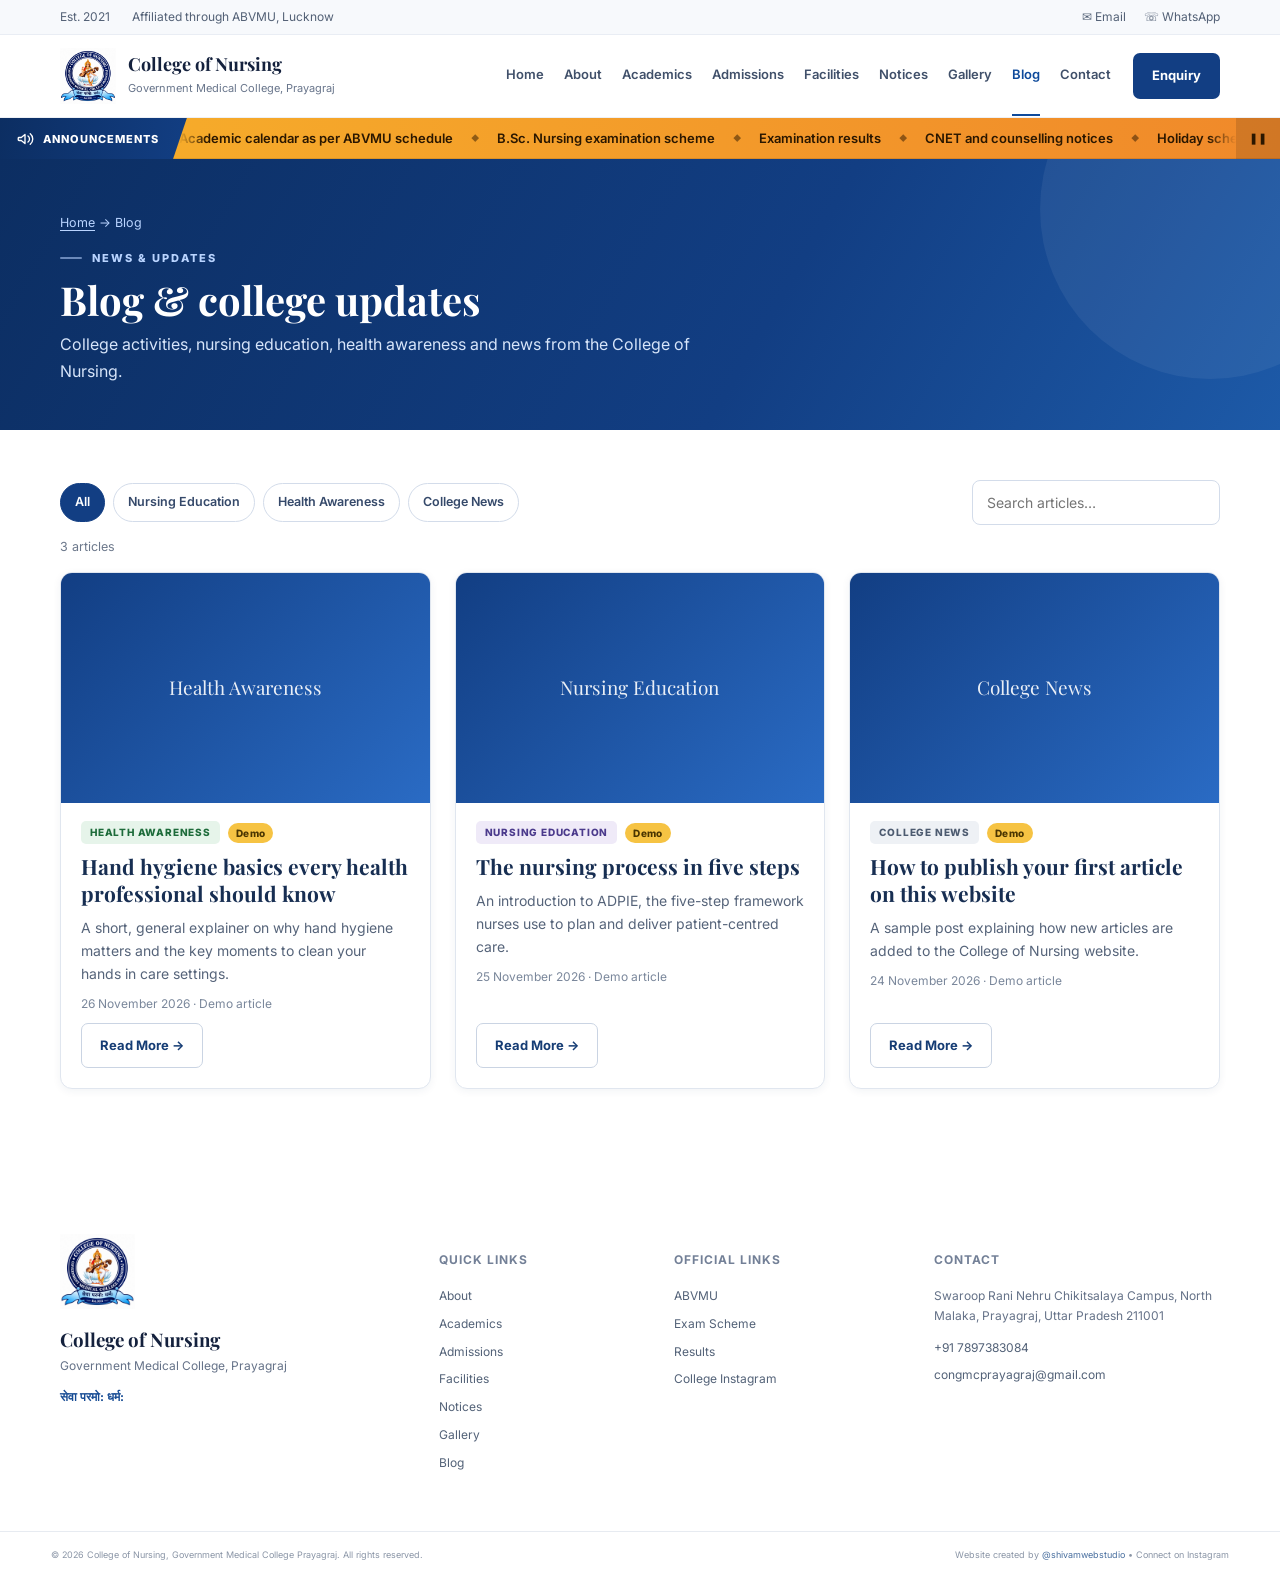
<file: blog.html>
<!DOCTYPE html>
<html lang="en">
<head>
  <meta charset="UTF-8">
  <meta name="viewport" content="width=device-width, initial-scale=1.0">
  <title>Blog & College Updates | College of Nursing GMC Prayagraj</title>
  <meta name="description" content="College activities, nursing education, health awareness and news from the College of Nursing, Government Medical College Prayagraj.">
  <link rel="canonical" href="https://congmcprayagraj.is-local.org/blog.html">
  <meta name="theme-color" content="#123e83">
  <meta property="og:type" content="website">
  <meta property="og:site_name" content="College of Nursing, Government Medical College Prayagraj">
  <meta property="og:title" content="Blog & College Updates | College of Nursing GMC Prayagraj">
  <meta property="og:description" content="College activities, nursing education, health awareness and news from the College of Nursing, Government Medical College Prayagraj.">
  <meta property="og:url" content="https://congmcprayagraj.is-local.org/blog.html">
  <meta property="og:image" content="https://congmcprayagraj.is-local.org/college-logo.png">
  <link rel="icon" type="image/png" href="college-logo.png">
  <link rel="manifest" href="manifest.json">
  <link rel="apple-touch-icon" href="college-logo.png">
  <meta name="mobile-web-app-capable" content="yes">
  <meta name="apple-mobile-web-app-capable" content="yes">
  <meta name="apple-mobile-web-app-title" content="CON GMC Prayagraj">
  <meta name="apple-mobile-web-app-status-bar-style" content="black-translucent">
  <link rel="preconnect" href="https://fonts.googleapis.com">
  <link rel="preconnect" href="https://fonts.gstatic.com" crossorigin>
  <link href="https://fonts.googleapis.com/css2?family=Inter:wght@400;500;600;700&family=Playfair+Display:wght@600;700&display=swap" rel="stylesheet">
  <link rel="stylesheet" href="styles.css">
  <link rel="stylesheet" href="enhance.css">
  <link rel="stylesheet" href="content.css">
</head>
<body>
  <a class="skip-link" href="#main">Skip to content</a>
  <div class="topbar">
    <div class="container topbar-inner">
      <span>Est. 2021</span>
      <span>Affiliated through ABVMU, Lucknow</span>
      <div class="top-actions">
        <a href="mailto:congmcprayagraj@gmail.com">✉ Email</a>
        <a href="https://wa.me/917897383084" target="_blank" rel="noopener">☏ WhatsApp</a>
      </div>
    </div>
  </div>

  <header class="site-header">
    <div class="container nav-wrap">
      <a class="brand" href="index.html">
        <img src="college-logo.png" alt="College of Nursing Government Medical College Prayagraj logo">
        <div>
          <strong>College of Nursing</strong>
          <span>Government Medical College, Prayagraj</span>
        </div>
      </a>
      <button class="menu-toggle" aria-label="Open menu" aria-expanded="false">☰</button>
      <nav class="nav" aria-label="Main navigation">
        <a href="index.html">Home</a>
        <a href="index.html#about">About</a>
        <a href="index.html#academics">Academics</a>
        <a href="index.html#admissions">Admissions</a>
        <a href="index.html#facilities">Facilities</a>
        <a href="notices.html">Notices</a>
        <a href="gallery.html">Gallery</a>
        <a href="blog.html" class="is-current" aria-current="page">Blog</a>
        <a href="index.html#contact">Contact</a>
      </nav>
      <a class="btn btn-primary nav-enquiry" href="mailto:congmcprayagraj@gmail.com?subject=Enquiry%20-%20College%20of%20Nursing%20GMC%20Prayagraj">Enquiry</a>
    </div>
  </header>
  <div class="ann-bar" id="annBar" role="region" aria-label="Announcements" hidden>
    <span class="ann-label"><svg viewBox="0 0 24 24" aria-hidden="true"><path d="M3 11v2a1 1 0 001 1h3l5 4V6L7 10H4a1 1 0 00-1 1zM16 8a5 5 0 010 8M19 5a9 9 0 010 14"/></svg><span>Announcements</span></span>
    <div class="ann-track"><div class="ann-move" id="annMove"></div></div>
    <button class="ann-btn" id="annPause" type="button" aria-label="Pause announcements" aria-pressed="false">&#10074;&#10074;</button>
  </div>

  <main id="main">
    <section class="page-banner" id="blogBanner">
      <div class="container">
        <div class="crumbs"><a href="index.html">Home</a> → Blog</div>
        <div class="section-kicker">NEWS &amp; UPDATES</div>
        <h1>Blog &amp; college updates</h1>
        <p>College activities, nursing education, health awareness and news from the College of Nursing.</p>
      </div>
    </section>
    <section class="page-main">
      <div class="container" id="blogRoot"><noscript><p>Please enable JavaScript to read the articles.</p></noscript></div>
    </section>
  </main>

  <footer id="contact">
    <div class="container footer-grid">
      <div class="footer-brand">
        <img src="college-logo.png" alt="College logo" loading="lazy">
        <h3>College of Nursing</h3>
        <p>Government Medical College, Prayagraj</p>
        <p class="motto">सेवा परमो: धर्म:</p>
      </div>
      <div><h4>Quick Links</h4><a href="index.html#about">About</a><a href="index.html#academics">Academics</a><a href="index.html#admissions">Admissions</a><a href="index.html#facilities">Facilities</a><a href="notices.html">Notices</a><a href="gallery.html">Gallery</a><a href="blog.html">Blog</a></div>
      <div><h4>Official Links</h4><a href="https://abvmuup.edu.in/" target="_blank" rel="noopener">ABVMU</a><a href="https://abvmuup.edu.in/examination_scheme_bscnursing.php" target="_blank" rel="noopener">Exam Scheme</a><a href="https://abvmuup.edu.in/exam-result.php" target="_blank" rel="noopener">Results</a><a href="https://www.instagram.com/college_of_nsg_gmc_prayagraj/" target="_blank" rel="noopener">College Instagram</a></div>
      <div><h4>Contact</h4><p>Swaroop Rani Nehru Chikitsalaya Campus, North Malaka, Prayagraj, Uttar Pradesh 211001</p><a href="tel:+917897383084">+91 7897383084</a><a href="mailto:congmcprayagraj@gmail.com">congmcprayagraj@gmail.com</a></div>
    </div>
    <div class="footer-bottom">
      <div>© 2026 College of Nursing, Government Medical College Prayagraj. All rights reserved.</div>
      <div>Website created by <a href="https://www.instagram.com/shivamwebstudio?fqnt=ZnpvcmoxdWpsdTM3" target="_blank" rel="noopener">@shivamwebstudio</a> • Connect on Instagram</div>
    </div>
  </footer>

  <script src="script.js"></script>
  <script src="enhance.js" defer></script>
  <script src="data/notices-data.js" defer></script>
  <script src="notices.js" defer></script>
  <script src="data/blog-data.js" defer></script>
  <script src="blog.js" defer></script>
</body>
</html>
</file>
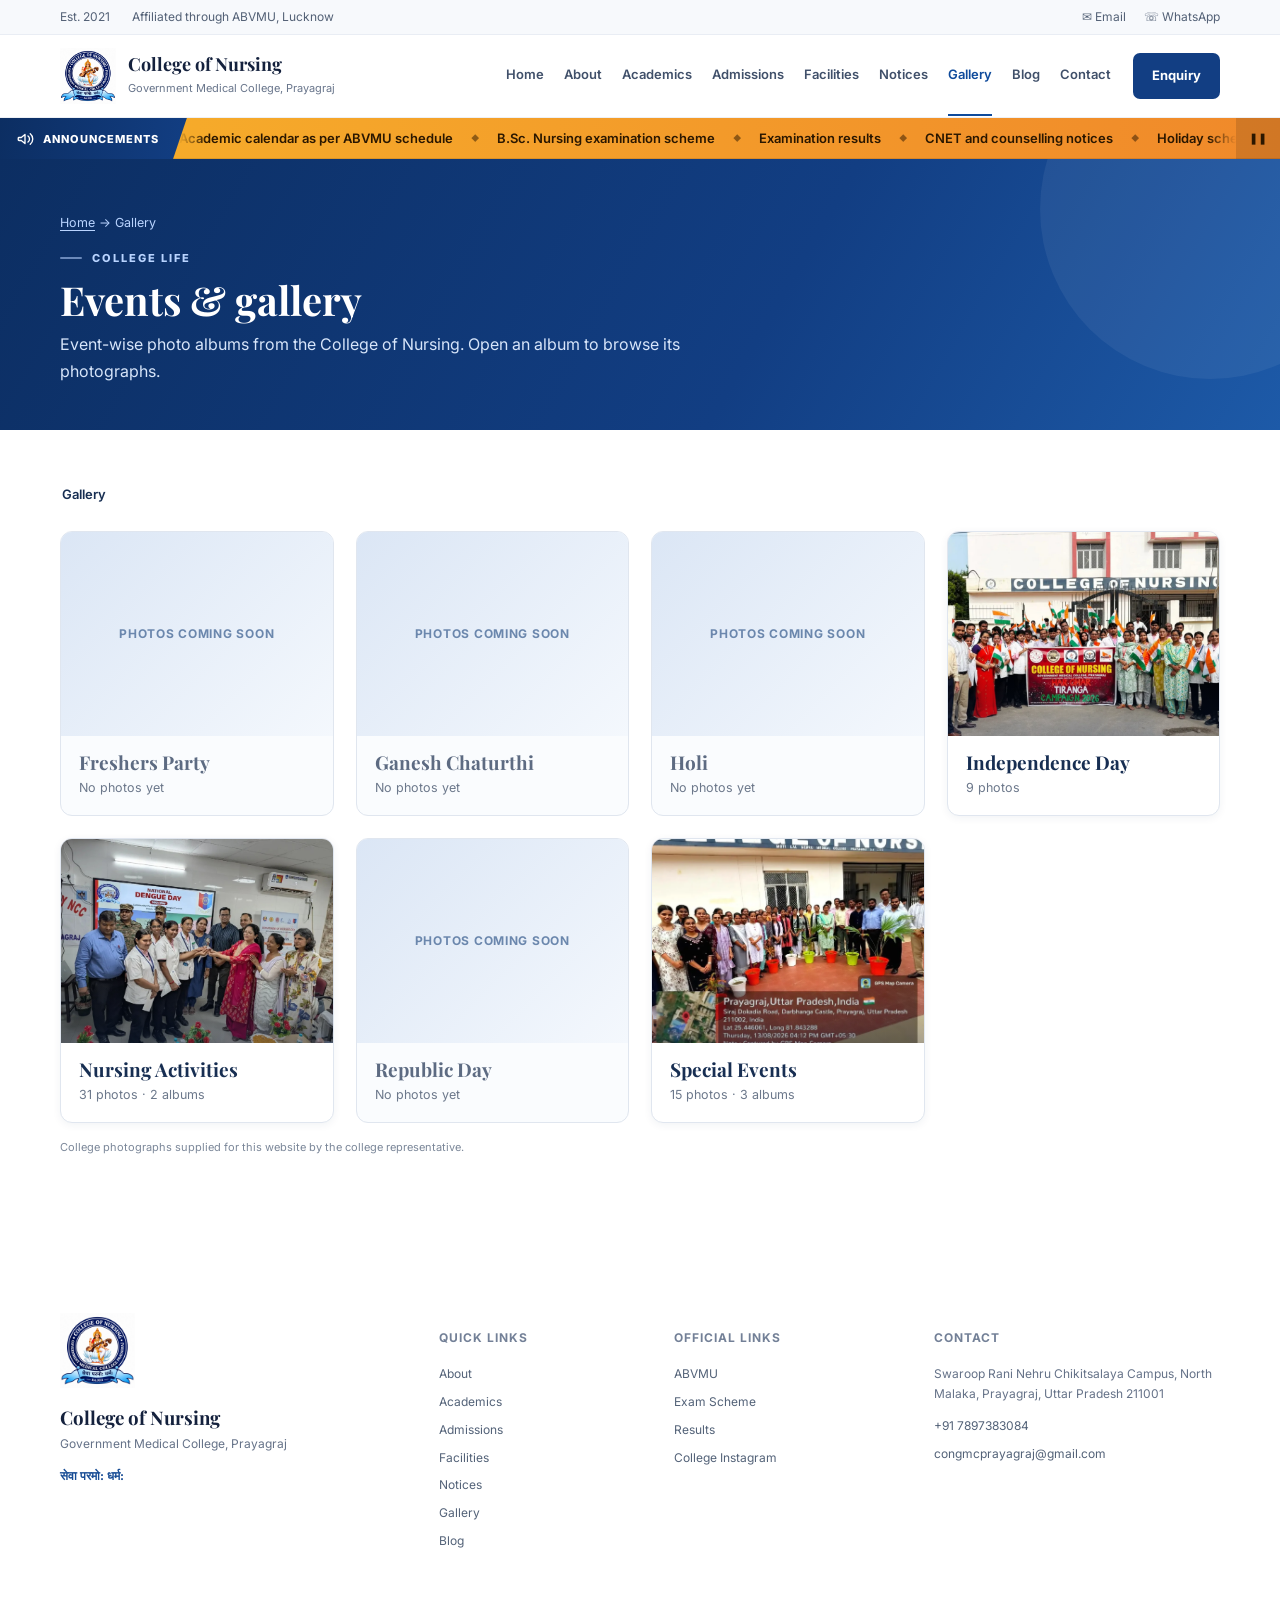
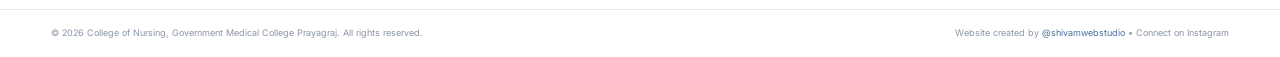
<file: gallery.html>
<!DOCTYPE html>
<html lang="en">
<head>
  <meta charset="UTF-8">
  <meta name="viewport" content="width=device-width, initial-scale=1.0">
  <title>Gallery | College of Nursing GMC Prayagraj</title>
  <meta name="description" content="Event-wise photo albums from the College of Nursing, Government Medical College Prayagraj: celebrations, nursing activities, lab simulations and special events.">
  <link rel="canonical" href="https://congmcprayagraj.is-local.org/gallery.html">
  <meta name="theme-color" content="#123e83">
  <meta property="og:type" content="website">
  <meta property="og:site_name" content="College of Nursing, Government Medical College Prayagraj">
  <meta property="og:title" content="Gallery | College of Nursing GMC Prayagraj">
  <meta property="og:description" content="Event-wise photo albums from the College of Nursing, Government Medical College Prayagraj: celebrations, nursing activities, lab simulations and special events.">
  <meta property="og:url" content="https://congmcprayagraj.is-local.org/gallery.html">
  <meta property="og:image" content="https://congmcprayagraj.is-local.org/college-logo.png">
  <link rel="icon" type="image/png" href="college-logo.png">
  <link rel="manifest" href="manifest.json">
  <link rel="apple-touch-icon" href="college-logo.png">
  <meta name="mobile-web-app-capable" content="yes">
  <meta name="apple-mobile-web-app-capable" content="yes">
  <meta name="apple-mobile-web-app-title" content="CON GMC Prayagraj">
  <meta name="apple-mobile-web-app-status-bar-style" content="black-translucent">
  <link rel="preconnect" href="https://fonts.googleapis.com">
  <link rel="preconnect" href="https://fonts.gstatic.com" crossorigin>
  <link href="https://fonts.googleapis.com/css2?family=Inter:wght@400;500;600;700&family=Playfair+Display:wght@600;700&display=swap" rel="stylesheet">
  <link rel="stylesheet" href="styles.css">
  <link rel="stylesheet" href="enhance.css">
  <link rel="stylesheet" href="content.css">
  <link rel="stylesheet" href="gallery.css">
</head>
<body>
  <a class="skip-link" href="#main">Skip to content</a>
  <div class="topbar">
    <div class="container topbar-inner">
      <span>Est. 2021</span>
      <span>Affiliated through ABVMU, Lucknow</span>
      <div class="top-actions">
        <a href="mailto:congmcprayagraj@gmail.com">✉ Email</a>
        <a href="https://wa.me/917897383084" target="_blank" rel="noopener">☏ WhatsApp</a>
      </div>
    </div>
  </div>

  <header class="site-header">
    <div class="container nav-wrap">
      <a class="brand" href="index.html">
        <img src="college-logo.png" alt="College of Nursing Government Medical College Prayagraj logo">
        <div>
          <strong>College of Nursing</strong>
          <span>Government Medical College, Prayagraj</span>
        </div>
      </a>
      <button class="menu-toggle" aria-label="Open menu" aria-expanded="false">☰</button>
      <nav class="nav" aria-label="Main navigation">
        <a href="index.html">Home</a>
        <a href="index.html#about">About</a>
        <a href="index.html#academics">Academics</a>
        <a href="index.html#admissions">Admissions</a>
        <a href="index.html#facilities">Facilities</a>
        <a href="notices.html">Notices</a>
        <a href="gallery.html" class="is-current" aria-current="page">Gallery</a>
        <a href="blog.html">Blog</a>
        <a href="index.html#contact">Contact</a>
      </nav>
      <a class="btn btn-primary nav-enquiry" href="mailto:congmcprayagraj@gmail.com?subject=Enquiry%20-%20College%20of%20Nursing%20GMC%20Prayagraj">Enquiry</a>
    </div>
  </header>
  <div class="ann-bar" id="annBar" role="region" aria-label="Announcements" hidden>
    <span class="ann-label"><svg viewBox="0 0 24 24" aria-hidden="true"><path d="M3 11v2a1 1 0 001 1h3l5 4V6L7 10H4a1 1 0 00-1 1zM16 8a5 5 0 010 8M19 5a9 9 0 010 14"/></svg><span>Announcements</span></span>
    <div class="ann-track"><div class="ann-move" id="annMove"></div></div>
    <button class="ann-btn" id="annPause" type="button" aria-label="Pause announcements" aria-pressed="false">&#10074;&#10074;</button>
  </div>

  <main id="main">
    <section class="page-banner">
      <div class="container">
        <div class="crumbs"><a href="index.html">Home</a> → Gallery</div>
        <div class="section-kicker">COLLEGE LIFE</div>
        <h1>Events &amp; gallery</h1>
        <p>Event-wise photo albums from the College of Nursing. Open an album to browse its photographs.</p>
      </div>
    </section>
    <section class="page-main" id="gallery">
      <div class="container">
        <nav class="gal-crumbs" id="galBreadcrumb" aria-label="Gallery breadcrumb"></nav>
        <div class="gal-toolbar" id="galToolbar" hidden>
          <button class="btn btn-outline" id="galBack" type="button">← Back</button>
          <div><h3 id="galTitle"></h3><p id="galMeta"></p></div>
        </div>
        <div class="gal-stage" id="galStage">
          <div class="gal-grid" id="galFolders"></div>
          <h4 class="gal-head" id="galPhotosHead" hidden></h4>
          <div class="gal-photos" id="galPhotos" hidden></div>
        </div>
        <noscript><p>Please enable JavaScript to browse the albums, or visit our <a href="https://www.instagram.com/college_of_nsg_gmc_prayagraj/" rel="noopener">Instagram page</a>.</p></noscript>
        <p class="gallery-note">College photographs supplied for this website by the college representative.</p>
      </div>
    </section>

    <!-- Full-size photo viewer -->
    <div class="gallery-lightbox" id="galleryLightbox" role="dialog" aria-modal="true" aria-label="Photo viewer" aria-hidden="true">
      <button class="gallery-lightbox-close" id="galleryClose" type="button" aria-label="Close photo viewer">&times;</button>
      <button class="gallery-lightbox-prev" id="galleryPrev" type="button" aria-label="Previous photo">&#10094;</button>
      <div class="gallery-lightbox-content">
        <img id="galleryLightboxImage" alt="">
        <div class="gallery-lightbox-counter" id="galleryCounter" aria-live="polite"></div>
      </div>
      <button class="gallery-lightbox-next" id="galleryNext" type="button" aria-label="Next photo">&#10095;</button>
    </div>
  </main>

  <footer id="contact">
    <div class="container footer-grid">
      <div class="footer-brand">
        <img src="college-logo.png" alt="College logo" loading="lazy">
        <h3>College of Nursing</h3>
        <p>Government Medical College, Prayagraj</p>
        <p class="motto">सेवा परमो: धर्म:</p>
      </div>
      <div><h4>Quick Links</h4><a href="index.html#about">About</a><a href="index.html#academics">Academics</a><a href="index.html#admissions">Admissions</a><a href="index.html#facilities">Facilities</a><a href="notices.html">Notices</a><a href="gallery.html">Gallery</a><a href="blog.html">Blog</a></div>
      <div><h4>Official Links</h4><a href="https://abvmuup.edu.in/" target="_blank" rel="noopener">ABVMU</a><a href="https://abvmuup.edu.in/examination_scheme_bscnursing.php" target="_blank" rel="noopener">Exam Scheme</a><a href="https://abvmuup.edu.in/exam-result.php" target="_blank" rel="noopener">Results</a><a href="https://www.instagram.com/college_of_nsg_gmc_prayagraj/" target="_blank" rel="noopener">College Instagram</a></div>
      <div><h4>Contact</h4><p>Swaroop Rani Nehru Chikitsalaya Campus, North Malaka, Prayagraj, Uttar Pradesh 211001</p><a href="tel:+917897383084">+91 7897383084</a><a href="mailto:congmcprayagraj@gmail.com">congmcprayagraj@gmail.com</a></div>
    </div>
    <div class="footer-bottom">
      <div>© 2026 College of Nursing, Government Medical College Prayagraj. All rights reserved.</div>
      <div>Website created by <a href="https://www.instagram.com/shivamwebstudio?fqnt=ZnpvcmoxdWpsdTM3" target="_blank" rel="noopener">@shivamwebstudio</a> • Connect on Instagram</div>
    </div>
  </footer>

  <script src="script.js"></script>
  <script src="enhance.js" defer></script>
  <script src="data/notices-data.js" defer></script>
  <script src="notices.js" defer></script>
  <script src="data/gallery-manifest.js" defer></script>
  <script src="gallery.js" defer></script>
</body>
</html>
</file>
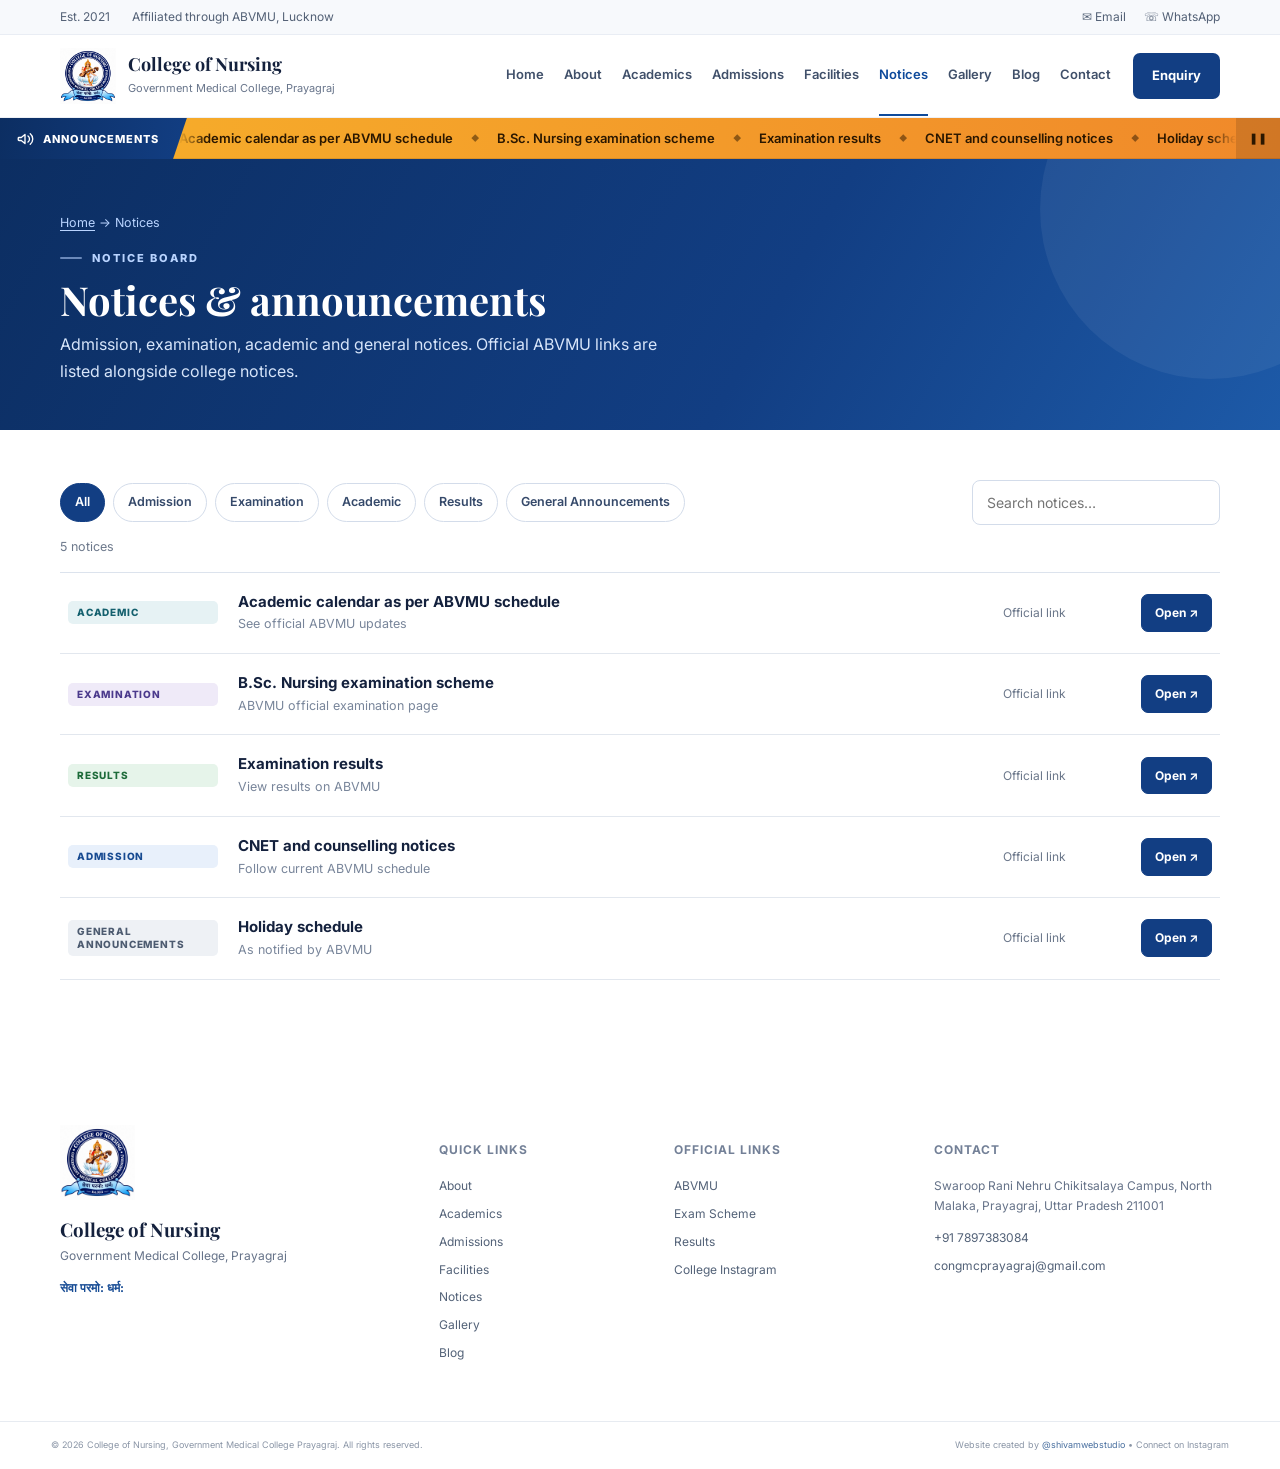
<file: notices.html>
<!DOCTYPE html>
<html lang="en">
<head>
  <meta charset="UTF-8">
  <meta name="viewport" content="width=device-width, initial-scale=1.0">
  <title>Notices | College of Nursing GMC Prayagraj</title>
  <meta name="description" content="Admission, examination, academic and general notices from the College of Nursing, Government Medical College Prayagraj.">
  <link rel="canonical" href="https://congmcprayagraj.is-local.org/notices.html">
  <meta name="theme-color" content="#123e83">
  <meta property="og:type" content="website">
  <meta property="og:site_name" content="College of Nursing, Government Medical College Prayagraj">
  <meta property="og:title" content="Notices | College of Nursing GMC Prayagraj">
  <meta property="og:description" content="Admission, examination, academic and general notices from the College of Nursing, Government Medical College Prayagraj.">
  <meta property="og:url" content="https://congmcprayagraj.is-local.org/notices.html">
  <meta property="og:image" content="https://congmcprayagraj.is-local.org/college-logo.png">
  <link rel="icon" type="image/png" href="college-logo.png">
  <link rel="manifest" href="manifest.json">
  <link rel="apple-touch-icon" href="college-logo.png">
  <meta name="mobile-web-app-capable" content="yes">
  <meta name="apple-mobile-web-app-capable" content="yes">
  <meta name="apple-mobile-web-app-title" content="CON GMC Prayagraj">
  <meta name="apple-mobile-web-app-status-bar-style" content="black-translucent">
  <link rel="preconnect" href="https://fonts.googleapis.com">
  <link rel="preconnect" href="https://fonts.gstatic.com" crossorigin>
  <link href="https://fonts.googleapis.com/css2?family=Inter:wght@400;500;600;700&family=Playfair+Display:wght@600;700&display=swap" rel="stylesheet">
  <link rel="stylesheet" href="styles.css">
  <link rel="stylesheet" href="enhance.css">
  <link rel="stylesheet" href="content.css">
</head>
<body>
  <a class="skip-link" href="#main">Skip to content</a>
  <div class="topbar">
    <div class="container topbar-inner">
      <span>Est. 2021</span>
      <span>Affiliated through ABVMU, Lucknow</span>
      <div class="top-actions">
        <a href="mailto:congmcprayagraj@gmail.com">✉ Email</a>
        <a href="https://wa.me/917897383084" target="_blank" rel="noopener">☏ WhatsApp</a>
      </div>
    </div>
  </div>

  <header class="site-header">
    <div class="container nav-wrap">
      <a class="brand" href="index.html">
        <img src="college-logo.png" alt="College of Nursing Government Medical College Prayagraj logo">
        <div>
          <strong>College of Nursing</strong>
          <span>Government Medical College, Prayagraj</span>
        </div>
      </a>
      <button class="menu-toggle" aria-label="Open menu" aria-expanded="false">☰</button>
      <nav class="nav" aria-label="Main navigation">
        <a href="index.html">Home</a>
        <a href="index.html#about">About</a>
        <a href="index.html#academics">Academics</a>
        <a href="index.html#admissions">Admissions</a>
        <a href="index.html#facilities">Facilities</a>
        <a href="notices.html" class="is-current" aria-current="page">Notices</a>
        <a href="gallery.html">Gallery</a>
        <a href="blog.html">Blog</a>
        <a href="index.html#contact">Contact</a>
      </nav>
      <a class="btn btn-primary nav-enquiry" href="mailto:congmcprayagraj@gmail.com?subject=Enquiry%20-%20College%20of%20Nursing%20GMC%20Prayagraj">Enquiry</a>
    </div>
  </header>
  <div class="ann-bar" id="annBar" role="region" aria-label="Announcements" hidden>
    <span class="ann-label"><svg viewBox="0 0 24 24" aria-hidden="true"><path d="M3 11v2a1 1 0 001 1h3l5 4V6L7 10H4a1 1 0 00-1 1zM16 8a5 5 0 010 8M19 5a9 9 0 010 14"/></svg><span>Announcements</span></span>
    <div class="ann-track"><div class="ann-move" id="annMove"></div></div>
    <button class="ann-btn" id="annPause" type="button" aria-label="Pause announcements" aria-pressed="false">&#10074;&#10074;</button>
  </div>

  <main id="main">
    <section class="page-banner">
      <div class="container">
        <div class="crumbs"><a href="index.html">Home</a> → Notices</div>
        <div class="section-kicker">NOTICE BOARD</div>
        <h1>Notices &amp; announcements</h1>
        <p>Admission, examination, academic and general notices. Official ABVMU links are listed alongside college notices.</p>
      </div>
    </section>
    <section class="page-main">
      <div class="container">
        <div class="nb-tools">
          <div class="chips" id="noticeFilters" role="group" aria-label="Filter notices by category"></div>
          <input class="nb-search" id="noticeSearch" type="search" placeholder="Search notices…" aria-label="Search notices">
        </div>
        <p class="nb-count" id="noticeCount" aria-live="polite"></p>
        <div class="nb-list" id="noticeList" data-mode="page"></div>
        <button class="btn btn-outline nb-more" id="noticeMore" type="button" hidden>Load more notices</button>
        <noscript><p>Please enable JavaScript to view notices, or visit <a href="https://abvmuup.edu.in/" rel="noopener">abvmuup.edu.in</a>.</p></noscript>
      </div>
    </section>
  </main>

  <footer id="contact">
    <div class="container footer-grid">
      <div class="footer-brand">
        <img src="college-logo.png" alt="College logo" loading="lazy">
        <h3>College of Nursing</h3>
        <p>Government Medical College, Prayagraj</p>
        <p class="motto">सेवा परमो: धर्म:</p>
      </div>
      <div><h4>Quick Links</h4><a href="index.html#about">About</a><a href="index.html#academics">Academics</a><a href="index.html#admissions">Admissions</a><a href="index.html#facilities">Facilities</a><a href="notices.html">Notices</a><a href="gallery.html">Gallery</a><a href="blog.html">Blog</a></div>
      <div><h4>Official Links</h4><a href="https://abvmuup.edu.in/" target="_blank" rel="noopener">ABVMU</a><a href="https://abvmuup.edu.in/examination_scheme_bscnursing.php" target="_blank" rel="noopener">Exam Scheme</a><a href="https://abvmuup.edu.in/exam-result.php" target="_blank" rel="noopener">Results</a><a href="https://www.instagram.com/college_of_nsg_gmc_prayagraj/" target="_blank" rel="noopener">College Instagram</a></div>
      <div><h4>Contact</h4><p>Swaroop Rani Nehru Chikitsalaya Campus, North Malaka, Prayagraj, Uttar Pradesh 211001</p><a href="tel:+917897383084">+91 7897383084</a><a href="mailto:congmcprayagraj@gmail.com">congmcprayagraj@gmail.com</a></div>
    </div>
    <div class="footer-bottom">
      <div>© 2026 College of Nursing, Government Medical College Prayagraj. All rights reserved.</div>
      <div>Website created by <a href="https://www.instagram.com/shivamwebstudio?fqnt=ZnpvcmoxdWpsdTM3" target="_blank" rel="noopener">@shivamwebstudio</a> • Connect on Instagram</div>
    </div>
  </footer>

  <script src="script.js"></script>
  <script src="enhance.js" defer></script>
  <script src="data/notices-data.js" defer></script>
  <script src="notices.js" defer></script>
</body>
</html>
</file>
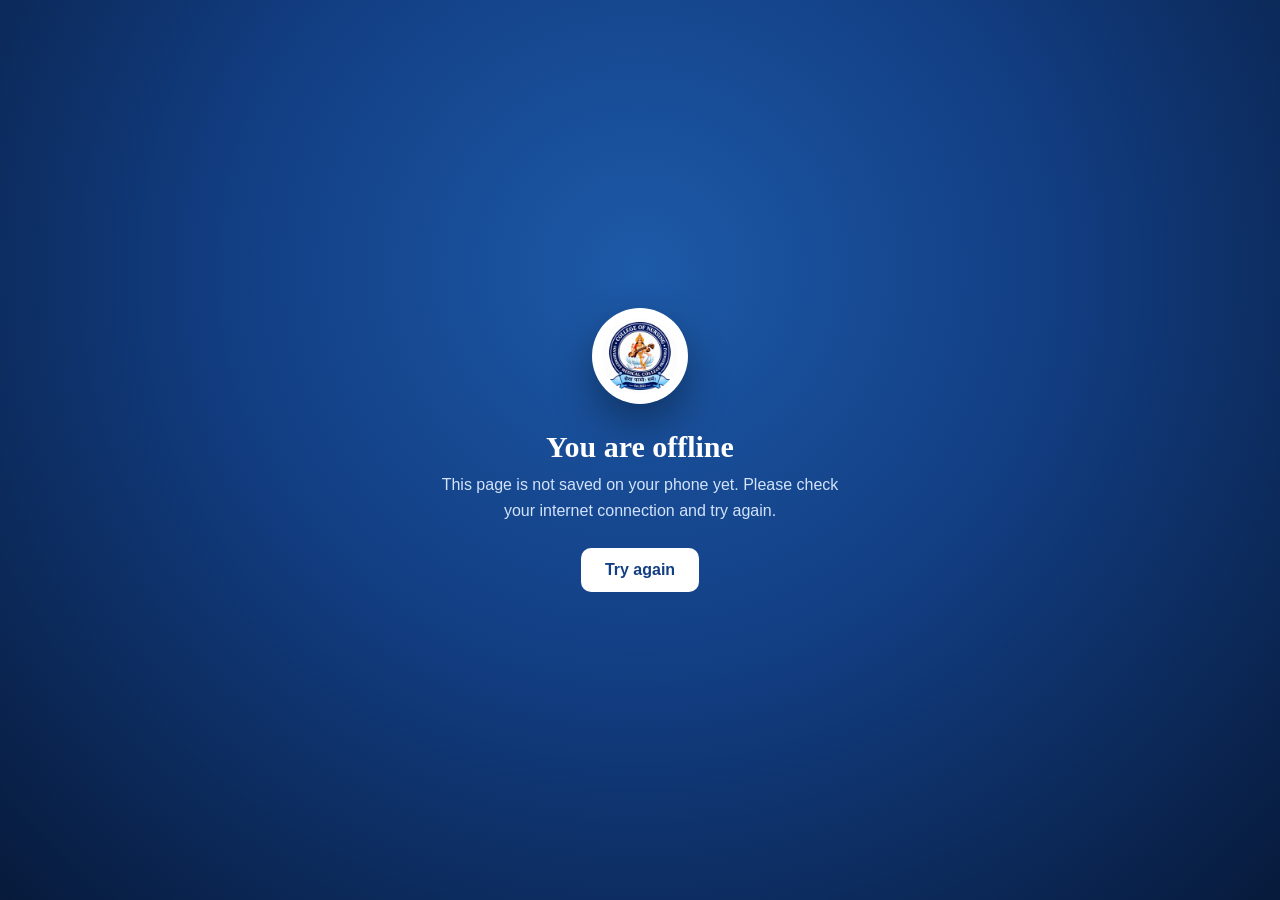
<file: offline.html>
<!DOCTYPE html>
<html lang="en">
<head>
  <meta charset="UTF-8">
  <meta name="viewport" content="width=device-width, initial-scale=1.0">
  <meta name="robots" content="noindex">
  <meta name="theme-color" content="#123e83">
  <title>Offline | College of Nursing GMC Prayagraj</title>
  <style>
    *{box-sizing:border-box}
    body{margin:0;min-height:100vh;display:grid;place-items:center;padding:24px;text-align:center;color:#fff;
      font-family:Inter,Arial,sans-serif;background:radial-gradient(ellipse at 50% 30%,#1d5aa8,#123e83 45%,#071a3b)}
    .card{max-width:420px}
    img{width:96px;height:96px;object-fit:contain;background:#fff;border-radius:50%;padding:10px;box-shadow:0 18px 40px rgba(0,0,0,.35)}
    h1{font-family:"Playfair Display",Georgia,serif;font-size:30px;margin:22px 0 8px}
    p{margin:0 0 24px;color:#d3e3fb;line-height:1.6}
    a{display:inline-block;background:#fff;color:#123e83;font-weight:700;padding:13px 24px;border-radius:10px;text-decoration:none}
  </style>
</head>
<body>
  <div class="card">
    <img src="college-logo.png" alt="College of Nursing logo">
    <h1>You are offline</h1>
    <p>This page is not saved on your phone yet. Please check your internet connection and try again.</p>
    <a href="index.html">Try again</a>
  </div>
</body>
</html>
</file>
<file: styles.css>
*{box-sizing:border-box}html{scroll-behavior:smooth}body{margin:0;font-family:Inter,Arial,sans-serif;color:#14213d;background:#fff;line-height:1.65}a{color:inherit;text-decoration:none}.container{width:min(1160px,92%);margin:auto}.topbar{background:#f7f9fc;border-bottom:1px solid #e9edf4;color:#536176;font-size:12px}.topbar-inner{min-height:34px;display:flex;align-items:center;gap:22px}.top-actions{margin-left:auto;display:flex;gap:18px}.site-header{position:sticky;top:0;z-index:20;background:rgba(255,255,255,.96);backdrop-filter:blur(12px);border-bottom:1px solid #edf0f5}.nav-wrap{min-height:82px;display:flex;align-items:center;gap:22px}.brand{display:flex;align-items:center;gap:12px;min-width:285px}.brand img{width:56px;height:56px;object-fit:contain}.brand strong{display:block;font-family:"Playfair Display",serif;font-size:18px;line-height:1.1}.brand span{display:block;font-size:11px;color:#68758b;margin-top:4px}.nav{display:flex;align-items:center;justify-content:flex-end;gap:20px;flex:1;font-size:13px;font-weight:600;color:#40506a}.nav a{padding:28px 0;border-bottom:2px solid transparent}.nav a:hover{color:#0e4a9b;border-bottom-color:#0e4a9b}.btn{display:inline-flex;align-items:center;justify-content:center;border-radius:7px;padding:11px 18px;font-size:13px;font-weight:700;transition:.2s;border:1px solid transparent}.btn-primary{background:#123e83;color:#fff}.btn-primary:hover{background:#0c2e62;transform:translateY(-1px)}.btn-light{background:#fff;color:#17345f}.btn-outline{border-color:#cad4e3;color:#163d75;background:#fff}.btn-whatsapp{background:#1b8c4b;color:#fff}.menu-toggle{display:none;background:none;border:0;font-size:25px}.hero{height:620px;position:relative;overflow:hidden;background:#102f65}.slide{position:absolute;inset:0;opacity:0;visibility:hidden;transition:opacity .7s ease}.slide.active{opacity:1;visibility:visible}.slide-bg{position:absolute;inset:0;background-position:center;background-size:cover}.bg-one{background:linear-gradient(90deg,rgba(10,32,72,.96),rgba(18,62,131,.68),rgba(10,32,72,.2)),url("https://images.unsplash.com/photo-1584515933487-779824d29309?auto=format&fit=crop&w=1800&q=85")}.bg-two{background:linear-gradient(90deg,rgba(9,31,70,.95),rgba(15,68,117,.65),rgba(9,31,70,.22)),url("https://images.unsplash.com/photo-1576091160399-112ba8d25d1d?auto=format&fit=crop&w=1800&q=85")}.bg-three{background:linear-gradient(90deg,rgba(8,31,69,.97),rgba(20,69,122,.62),rgba(8,31,69,.18)),url("https://images.unsplash.com/photo-1559757175-0eb30cd8c063?auto=format&fit=crop&w=1800&q=85")}.hero-content{height:100%;display:flex;justify-content:center;flex-direction:column;color:#fff;position:relative;z-index:2;padding-right:35%}.eyebrow,.section-kicker,.mini-label{font-size:11px;letter-spacing:2px;font-weight:800;color:#6e91c7}.hero .eyebrow{color:#c8dcff}.hero h1{font-family:"Playfair Display",serif;font-size:58px;line-height:1.08;max-width:780px;margin:15px 0}.hero h1 span{color:#b9d7ff}.hero p{font-size:17px;max-width:650px;color:#edf4ff}.hero-actions{display:flex;gap:12px;margin-top:18px}.slider-btn{position:absolute;z-index:4;top:50%;transform:translateY(-50%);width:44px;height:44px;border-radius:50%;border:1px solid rgba(255,255,255,.45);background:rgba(0,0,0,.15);color:#fff;font-size:30px}.slider-btn.prev{left:22px}.slider-btn.next{right:22px}.slider-dots{position:absolute;z-index:4;bottom:28px;left:50%;transform:translateX(-50%);display:flex;gap:8px}.dot{width:8px;height:8px;border:0;border-radius:50%;background:#fff;opacity:.45}.dot.active{opacity:1;width:25px;border-radius:6px}.quick-links{background:#fff;border-bottom:1px solid #e9edf3;box-shadow:0 5px 22px rgba(18,48,90,.05)}.quick-grid{display:grid;grid-template-columns:repeat(4,1fr)}.quick-grid>a{padding:22px 20px;border-right:1px solid #edf0f5;display:flex;gap:15px;align-items:center}.quick-grid>a:last-child{border:0}.quick-grid span{font-size:12px;color:#7691b8;font-weight:800}.quick-grid b{display:block;font-size:14px}.quick-grid small{display:block;color:#778399;font-size:11px}.quick-grid>a>div{flex:1}.quick-grid>a{color:#233858}.section{padding:92px 0}.section-soft{background:#f7f9fc}.two-col{display:grid;grid-template-columns:1.25fr .75fr;gap:75px;align-items:center}.section h2{font-family:"Playfair Display",serif;font-size:42px;line-height:1.15;margin:10px 0 20px;color:#172e52}.lead{font-size:18px;color:#4c5b72}.stats{display:flex;gap:45px;margin-top:35px}.stats strong{display:block;font-family:"Playfair Display",serif;font-size:28px;color:#123e83}.stats span{font-size:11px;text-transform:uppercase;letter-spacing:1px;color:#7a879b}.about-card{border:1px solid #e0e6ef;border-radius:14px;padding:34px;background:#fff;display:flex;gap:22px;align-items:center;box-shadow:0 18px 50px rgba(28,56,95,.07)}.seal img{width:120px;height:120px;object-fit:contain}.about-card h3{font-family:"Playfair Display",serif;font-size:22px;line-height:1.25;margin:8px 0}.about-card p{margin:0;color:#6c788b}.badge-row{display:flex;gap:8px;margin-top:15px}.badge-row span{font-size:10px;font-weight:800;padding:5px 8px;border-radius:4px;background:#eef4fc;color:#174681}.section-heading{display:flex;align-items:end;justify-content:space-between;gap:25px;margin-bottom:32px}.section-heading h2{margin-bottom:0}.text-link{font-size:13px;font-weight:700;color:#124a97}.vision-grid,.admission-grid{display:grid;grid-template-columns:repeat(2,1fr);gap:22px}.info-card{background:#fff;border:1px solid #e1e7ef;border-radius:10px;padding:28px}.info-card .icon{width:36px;height:36px;border-radius:50%;display:grid;place-items:center;background:#eaf1fb;color:#174a91;font-weight:800}.info-card h3{margin:15px 0 8px;font-family:"Playfair Display",serif;font-size:23px}.info-card p,.info-card li{color:#617087;font-size:14px}.course-card{display:grid;grid-template-columns:130px 1fr auto;align-items:center;gap:25px;border:1px solid #dfe6ef;border-radius:12px;padding:28px;background:#fff}.course-mark{font-family:"Playfair Display",serif;font-size:35px;color:#123e83;font-weight:700;text-align:center;border-right:1px solid #e5eaf1;padding-right:20px}.course-card h3{font-family:"Playfair Display",serif;font-size:25px;margin:5px 0}.course-card p{margin:0;color:#647187;font-size:14px}.faculty-wrap{margin-top:60px}.faculty-grid{display:grid;grid-template-columns:repeat(3,1fr);gap:12px;margin-top:18px}.person{padding:17px;border:1px solid #e3e8ef;background:#fff;border-radius:8px}.person b{display:block;font-size:13px}.person span{display:block;font-size:11px;color:#7b879a;margin-top:3px}.principal-section{background:#eef4fa}.principal-card{display:grid;grid-template-columns:280px 1fr;gap:55px;align-items:center}.principal-photo{text-align:center}.photo-placeholder{height:320px;border-radius:10px;background:linear-gradient(145deg,#dbe6f5,#f8fbff);display:grid;place-items:center;font-family:"Playfair Display",serif;font-size:26px;color:#567096;border:1px solid #d3ddea}.photo-placeholder span{font-family:Inter,sans-serif;font-size:11px;letter-spacing:1px;text-transform:uppercase}.principal-photo>a{font-size:11px;color:#164b94;font-weight:700;display:inline-block;margin-top:12px}.principal-message h2{font-size:31px}.principal-message p{font-size:14px;color:#56647a}.signature{margin-top:24px;border-top:1px solid #d5dce7;padding-top:15px}.signature b,.signature span{display:block}.signature span{font-size:11px;color:#7b879a;margin-top:2px}.facility-grid{display:grid;grid-template-columns:repeat(4,1fr);gap:14px}.facility{padding:25px;border:1px solid #e0e6ef;border-radius:9px;background:#fff}.facility span{font-size:10px;color:#7a91b1;font-weight:800}.facility h3{font-family:"Playfair Display",serif;font-size:21px;margin:10px 0 4px}.facility p{margin:0;color:#66748a;font-size:13px}.notice-board{border-top:1px solid #dce3ed}.notice-board a{display:grid;grid-template-columns:130px 1fr 1fr 30px;gap:15px;align-items:center;padding:19px 0;border-bottom:1px solid #e2e7ee}.notice-board span{font-size:10px;font-weight:800;color:#6b87ad;letter-spacing:1px}.notice-board b{font-size:14px}.notice-board small{color:#78859a}.gallery-grid{display:grid;grid-template-columns:2fr 1fr 1fr;grid-auto-rows:190px;gap:12px}.gallery-placeholder{border-radius:10px;background:linear-gradient(135deg,#dce7f5,#f5f8fc);display:grid;place-items:center;text-align:center;color:#506784;font-weight:700;border:1px solid #dbe3ed}.gallery-placeholder.tall{grid-row:span 2}.gallery-placeholder small{display:block;font-size:10px;font-weight:500}.gallery-note{font-size:11px;color:#7b8799;margin-top:15px}.cta{background:#123e83;color:#fff;padding:55px 0}.cta-inner{display:flex;align-items:center;justify-content:space-between;gap:30px}.cta h2{font-family:"Playfair Display",serif;font-size:35px;margin:7px 0}.cta p{margin:0;color:#d7e5fa}.cta .section-kicker{color:#a9c8f4}.cta-actions{display:flex;gap:10px}.footer-grid{padding:65px 0 50px;display:grid;grid-template-columns:1.4fr .8fr .9fr 1.2fr;gap:45px}.footer-grid h4{font-size:12px;text-transform:uppercase;letter-spacing:1px;color:#738097}.footer-grid>a,.footer-grid div>a{display:block;font-size:12px;color:#536278;margin:8px 0}.footer-brand img{width:75px;height:75px;object-fit:contain}.footer-brand h3{font-family:"Playfair Display",serif;margin:8px 0 0}.footer-brand p{margin:0;font-size:12px;color:#657288}.footer-brand .motto{margin-top:12px;color:#164b94;font-weight:700}.footer-grid div>p{font-size:12px;color:#657288}.footer-bottom{border-top:1px solid #e7ebf1;padding:16px 4%;display:flex;justify-content:space-between;gap:15px;color:#8a95a6;font-size:9px}.footer-bottom a{color:#496f9f}@media(max-width:1050px){.nav{gap:11px}.brand{min-width:240px}.nav-enquiry{display:none}.hero-content{padding-right:20%}}@media(max-width:820px){.topbar-inner{justify-content:space-between}.topbar-inner>span:nth-child(2){display:none}.nav{position:absolute;left:0;right:0;top:82px;background:#fff;border-bottom:1px solid #e5e9ef;display:none;flex-direction:column;align-items:stretch;padding:12px 5%}.nav.open{display:flex}.nav a{padding:12px 0}.menu-toggle{display:block;margin-left:auto}.nav-wrap{position:relative}.two-col,.principal-card{grid-template-columns:1fr;gap:35px}.hero{height:610px}.hero h1{font-size:45px}.hero-content{padding-right:8%}.quick-grid{grid-template-columns:1fr 1fr}.quick-grid>a{border-bottom:1px solid #edf0f5}.vision-grid,.admission-grid{grid-template-columns:1fr}.faculty-grid{grid-template-columns:repeat(2,1fr)}.facility-grid{grid-template-columns:repeat(2,1fr)}.course-card{grid-template-columns:90px 1fr}.course-card .btn{grid-column:1/-1}.footer-grid{grid-template-columns:1fr 1fr}.notice-board a{grid-template-columns:90px 1fr 25px}.notice-board small{display:none}.gallery-grid{grid-template-columns:1fr 1fr}.gallery-placeholder.tall{grid-row:span 1}.cta-inner{display:block}.cta-actions{margin-top:20px}}@media(max-width:560px){.top-actions{display:none}.brand strong{font-size:15px}.brand span{font-size:9px}.hero h1{font-size:36px}.hero p{font-size:14px}.hero-actions{flex-direction:column;align-items:flex-start}.section{padding:65px 0}.section h2{font-size:34px}.quick-grid{grid-template-columns:1fr}.quick-grid>a{border-right:0}.stats{gap:20px;flex-wrap:wrap}.about-card{flex-direction:column;text-align:center}.faculty-grid,.facility-grid,.gallery-grid,.footer-grid{grid-template-columns:1fr}.gallery-placeholder{min-height:150px}.notice-board a{grid-template-columns:1fr 25px}.notice-board span{grid-column:1}.notice-board b{grid-column:1}.notice-board a{position:relative}.notice-board a> :last-child{grid-column:2;grid-row:1/3}.footer-bottom{display:block}.footer-bottom div+div{margin-top:7px}.principal-photo{max-width:280px;margin:auto}}

/* Real college photo gallery */
.real-gallery { align-items: stretch; }
.gallery-card { margin: 0; overflow: hidden; border-radius: 18px; background: #eef3f8; min-height: 220px; box-shadow: 0 10px 30px rgba(17,45,78,.08); }
.gallery-card img { width: 100%; height: 100%; min-height: 220px; object-fit: cover; display: block; transition: transform .45s ease; }
.gallery-card:hover img { transform: scale(1.035); }
.gallery-featured { grid-row: span 2; min-height: 460px; }
.gallery-featured img { min-height: 460px; }
@media (max-width: 760px) { .gallery-featured { grid-row: auto; min-height: 260px; } .gallery-featured img { min-height: 260px; } }
/* =================================
   PREMIUM COLOURFUL CONTAINERS
   ================================= */

/* B.Sc Nursing Programme */
.course-card {
    background: linear-gradient(135deg, #e8f3ff, #f4f8ff);
    border-color: #cbdcf5;
    transition: .3s ease;
}

.course-card:hover {
    box-shadow: 0 12px 30px rgba(18,62,131,.12);
    transform: translateY(-4px);
}

.course-mark {
    color: #174a91;
}

/* Faculty Cards - Individual Colours */

.faculty-grid .person:nth-child(1) {
    background: #e3f2fd;
    border-color: #c5def5;
}

.faculty-grid .person:nth-child(2) {
    background: #f3e8ff;
    border-color: #e3d0f7;
}

.faculty-grid .person:nth-child(3) {
    background: #e4f5e9;
    border-color: #c9e8d2;
}

.faculty-grid .person:nth-child(4) {
    background: #fff0df;
    border-color: #f5dcc0;
}

.faculty-grid .person:nth-child(5) {
    background: #e0f7fa;
    border-color: #c3e9ed;
}

.faculty-grid .person:nth-child(6) {
    background: #fce4ec;
    border-color: #f3cad8;
}

.faculty-grid .person:nth-child(7) {
    background: #ede7f6;
    border-color: #d9cbed;
}

.faculty-grid .person:nth-child(8) {
    background: #fff8df;
    border-color: #f1e6b9;
}

.faculty-grid .person:nth-child(9) {
    background: #e0f2f1;
    border-color: #c5e5e2;
}

/* Faculty Hover Effect */

.faculty-grid .person {
    transition: all .3s ease;
}

.faculty-grid .person:hover {
    transform: translateY(-5px);
    box-shadow: 0 10px 22px rgba(20,50,90,.10);
}

/* Admission Containers */

.admission-grid .info-card:first-child {
    background: linear-gradient(135deg, #e8f3ff, #f3f8ff);
    border-color: #cbdcf5;
}

.admission-grid .info-card:last-child {
    background: linear-gradient(135deg, #fff3df, #fffaf0);
    border-color: #f0dfbd;
}

/* Vision and Mission Containers */

.vision-grid .info-card:first-child {
    background: #eaf4ff;
    border-color: #d0e2f8;
}

.vision-grid .info-card:last-child {
    background: #eaf7ef;
    border-color: #d0e9d8;
}

/* Facilities Containers */

.facility:nth-child(4n+1) {
    background: #eaf4ff;
}

.facility:nth-child(4n+2) {
    background: #f3eaff;
}

.facility:nth-child(4n+3) {
    background: #e8f6ec;
}

.facility:nth-child(4n+4) {
    background: #fff3e4;
}

.facility {
    transition: all .3s ease;
}

.facility:hover {
    transform: translateY(-5px);
    box-shadow: 0 10px 22px rgba(20,50,90,.09);
}

/* About College Container */

.about-card {
    background: linear-gradient(135deg, #edf5ff, #ffffff);
    border-color: #d5e4f5;
}

/* Smooth Card Transitions */

.info-card,
.course-card,
.about-card {
    transition: all .3s ease;
}

.info-card:hover {
    transform: translateY(-4px);
    box-shadow: 0 10px 25px rgba(20,50,90,.08);
}

/* IMAGE LIGHTBOX */

.gallery-card img {
    cursor: zoom-in;
}

.image-lightbox {
    position: fixed;
    inset: 0;
    z-index: 99999;
    background: rgba(0,0,0,.94);
    display: none;
    align-items: center;
    justify-content: center;
    padding: 55px;
}

.image-lightbox.active {
    display: flex;
}

.image-lightbox img {
    max-width: 90%;
    max-height: 85vh;
    object-fit: contain;
    border-radius: 8px;
}

.lightbox-close,
.lightbox-prev,
.lightbox-next {
    position: absolute;
    color: white;
    background: rgba(255,255,255,.15);
    border: none;
    cursor: pointer;
    border-radius: 50%;
    font-size: 28px;
    width: 45px;
    height: 45px;
}

.lightbox-close {
    top: 20px;
    right: 25px;
}

.lightbox-prev {
    left: 20px;
}

.lightbox-next {
    right: 20px;
}

@media(max-width:600px) {
    .image-lightbox {
        padding: 15px;
    }

    .image-lightbox img {
        max-width: 100%;
        max-height: 75vh;
    }
}
/* CLICKABLE FACILITY CARDS */

.facility-trigger {
  width: 100%;
  text-align: left;
  font-family: inherit;
  cursor: pointer;
  transition: .3s ease;
}

.facility-trigger:hover {
  transform: translateY(-6px);
  box-shadow: 0 12px 30px rgba(18,48,90,.12);
}

.facility-trigger small {
  display: block;
  margin-top: 12px;
  color: #174a91;
  font-weight: 700;
  font-size: 11px;
}

/* FACILITY IMAGE POPUP */

.facility-popup {
  display: none;
  position: fixed;
  inset: 0;
  z-index: 9999;
  background: rgba(8,18,38,.88);
  justify-content: center;
  align-items: center;
  padding: 20px;
}

.facility-popup.active {
  display: flex;
}

.facility-popup-content {
  background: white;
  padding: 20px;
  border-radius: 14px;
  width: min(750px, 100%);
  position: relative;
  text-align: center;
}

.facility-popup-content h2 {
  font-family: "Playfair Display", serif;
  color: #172e52;
  margin: 5px 0 18px;
}

.facility-popup-content img {
  width: 100%;
  max-height: 65vh;
  object-fit: contain;
  border-radius: 8px;
}

.popup-close {
  position: absolute;
  right: 12px;
  top: 8px;
  border: none;
  background: #123e83;
  color: white;
  width: 34px;
  height: 34px;
  border-radius: 50%;
  font-size: 25px;
  cursor: pointer;
}
/* Gallery Full Screen Image Viewer */

.gallery-lightbox {
  display: none;
  position: fixed;
  inset: 0;
  z-index: 99999;
  background: rgba(0, 0, 0, 0.94);
  align-items: center;
  justify-content: center;
  padding: 50px 55px;
}

.gallery-lightbox.active {
  display: flex;
}

.gallery-lightbox-content {
  display: flex;
  flex-direction: column;
  align-items: center;
  justify-content: center;
  max-width: 100%;
  max-height: 100%;
}

.gallery-lightbox-content img {
  max-width: 100%;
  max-height: 82vh;
  width: auto;
  height: auto;
  object-fit: contain;
  border-radius: 8px;
}

.gallery-lightbox-close,
.gallery-lightbox-prev,
.gallery-lightbox-next {
  position: absolute;
  border: none;
  background: rgba(255, 255, 255, 0.15);
  color: white;
  cursor: pointer;
  z-index: 2;
  display: flex;
  align-items: center;
  justify-content: center;
}

.gallery-lightbox-close {
  top: 18px;
  right: 22px;
  width: 42px;
  height: 42px;
  border-radius: 50%;
  font-size: 30px;
}

.gallery-lightbox-prev,
.gallery-lightbox-next {
  top: 50%;
  transform: translateY(-50%);
  width: 45px;
  height: 55px;
  border-radius: 8px;
  font-size: 25px;
}

.gallery-lightbox-prev {
  left: 12px;
}

.gallery-lightbox-next {
  right: 12px;
}

.gallery-lightbox-close:hover,
.gallery-lightbox-prev:hover,
.gallery-lightbox-next:hover {
  background: rgba(255, 255, 255, 0.3);
}

.gallery-lightbox-counter {
  color: white;
  font-size: 14px;
  margin-top: 12px;
}

@media (max-width: 600px) {
  .gallery-lightbox {
    padding: 55px 42px;
  }

  .gallery-lightbox-content img {
    max-height: 75vh;
    max-width: 100%;
  }

  .gallery-lightbox-prev,
  .gallery-lightbox-next {
    width: 34px;
    height: 45px;
    font-size: 19px;
  }

  .gallery-lightbox-prev {
    left: 5px;
  }

  .gallery-lightbox-next {
    right: 5px;
  }
}
/* EVENT WISE GALLERY */

.gallery-albums {
  display: grid;
  grid-template-columns: repeat(3, 1fr);
  gap: 22px;
}

.gallery-album-card {
  cursor: pointer;
  overflow: hidden;
  border-radius: 12px;
  background: #fff;
  border: 1px solid #e0e6ef;
  transition: transform 0.3s ease, box-shadow 0.3s ease;
}

.gallery-album-card:hover {
  transform: translateY(-5px);
  box-shadow: 0 12px 28px rgba(0,0,0,0.12);
}

.gallery-album-card img {
  width: 100%;
  height: 210px;
  object-fit: cover;
  display: block;
}

.gallery-album-info {
  padding: 16px;
}

.gallery-album-info h3 {
  margin: 0 0 6px;
  font-size: 18px;
}

.gallery-album-info p {
  margin: 0;
  font-size: 14px;
  opacity: 0.7;
}

.gallery-back {
  margin-bottom: 22px;
}

.gallery-album-view h2 {
  margin-bottom: 22px;
}

.gallery-album-view[hidden] {
  display: none;
}

.gallery-albums[hidden] {
  display: none;
}

.gallery-photos {
  display: grid;
  grid-template-columns: repeat(3, 1fr);
  gap: 18px;
}

.gallery-photo-card {
  overflow: hidden;
  border-radius: 10px;
  cursor: pointer;
}

.gallery-photo-card img {
  width: 100%;
  height: 220px;
  object-fit: cover;
  display: block;
  transition: transform 0.3s ease;
}

.gallery-photo-card:hover img {
  transform: scale(1.04);
}

@media (max-width: 768px) {
  .gallery-albums,
  .gallery-photos {
    grid-template-columns: repeat(2, 1fr);
    gap: 12px;
  }

  .gallery-album-card img,
  .gallery-photo-card img {
    height: 150px;
  }
}

@media (max-width: 420px) {
  .gallery-albums,
  .gallery-photos {
    grid-template-columns: 1fr 1fr;
  }
}
/* HERO SLIDER - RESPONSIVE IMAGE FIX */

/* Desktop View */
.hero-slider .slide {
    background-size: cover !important;
    background-position: center center !important;
    background-repeat: no-repeat !important;
}

/* Mobile View */
@media (max-width: 560px) {

    .hero {
        height: 610px;
    }

    .hero-slider .slide {
        background-size: contain !important;
        background-position: center center !important;
        background-repeat: no-repeat !important;
        background-color: #102f65;
    }

}
</file>
<file: enhance.css>
/* =========================================================
   enhance.css — Phase 3 visual & motion polish
   Loaded AFTER styles.css. Additive only: no palette, logo,
   content or layout changes. Safe to delete to revert.
   ========================================================= */

:root{
  --ease:cubic-bezier(.22,.61,.36,1);
  --navy:#123e83;
  --shadow-sm:0 2px 8px rgba(18,48,90,.06);
  --shadow-md:0 12px 30px rgba(18,48,90,.12);
}

/* ---- Base ---- */
html{scroll-padding-top:96px}
body{overflow-x:hidden;-webkit-font-smoothing:antialiased;text-rendering:optimizeLegibility}
img{max-width:100%}
:focus-visible{outline:2px solid #2f6fd0;outline-offset:3px;border-radius:4px}

.skip-link{position:absolute;left:-9999px;top:8px;z-index:1000;background:var(--navy);color:#fff;padding:10px 16px;border-radius:6px;font-weight:600}
.skip-link:focus{left:8px}

/* ---- Typography hierarchy ---- */
.section h2{letter-spacing:-.01em;text-wrap:balance}
.section-kicker{display:inline-flex;align-items:center;gap:10px}
.section-kicker::before{content:"";width:22px;height:2px;background:currentColor;opacity:.55;border-radius:2px}
.cta .section-kicker::before{opacity:.7}
.lead{line-height:1.7}

/* ---- Sticky header ---- */
.site-header{transition:box-shadow .3s var(--ease),background-color .3s var(--ease)}
.site-header .nav-wrap{transition:min-height .3s var(--ease)}
.site-header .brand img{transition:width .3s var(--ease),height .3s var(--ease)}
.site-header.is-scrolled{box-shadow:0 6px 24px rgba(18,48,90,.10);background:rgba(255,255,255,.98)}
@media(min-width:821px){
  .site-header.is-scrolled .nav-wrap{min-height:68px}
  .site-header.is-scrolled .brand img{width:46px;height:46px}
  .site-header.is-scrolled .nav a{padding-top:22px;padding-bottom:22px}
}
.nav a{transition:color .2s ease,border-color .25s ease}
.nav a.is-current{color:#0e4a9b;border-bottom-color:#0e4a9b}

/* ---- Buttons ---- */
.btn{transition:background-color .25s var(--ease),color .25s var(--ease),border-color .25s var(--ease),transform .25s var(--ease),box-shadow .25s var(--ease)}
.btn:hover{transform:translateY(-2px);box-shadow:0 8px 18px rgba(18,48,90,.18)}
.btn:active{transform:translateY(0);box-shadow:none}
.btn-light:hover{background:#eef4fc}
.btn-outline:hover{border-color:var(--navy);background:#f3f7fd}
.btn-whatsapp:hover{background:#157a40}

/* ---- Hero: legible overlay + softer slide transition ---- */
.slide{background-size:cover;background-position:center}
.slide::before{content:"";position:absolute;inset:0;background:linear-gradient(90deg,rgba(10,32,72,.88) 0%,rgba(18,62,131,.55) 48%,rgba(10,32,72,.10) 100%)}
.slide.active .hero-copy{animation:heroIn .9s var(--ease) both}
@keyframes heroIn{from{opacity:0;transform:translateY(18px)}to{opacity:1;transform:none}}
.slider-btn{transition:background-color .25s ease,transform .25s ease;cursor:pointer}
.slider-btn:hover{background:rgba(255,255,255,.25)}
.dot{cursor:pointer;padding:0;transition:width .3s var(--ease),opacity .3s ease}

/* ---- Cards ---- */
.info-card,.person,.course-card,.about-card,.facility,.notice-board a,.quick-grid>a,.gallery-album-card,.gallery-photo-card{
  transition:transform .3s var(--ease),box-shadow .3s var(--ease),border-color .3s var(--ease),background-color .3s var(--ease)}
.info-card,.person,.course-card,.facility{box-shadow:var(--shadow-sm)}
.facility{position:relative;overflow:hidden;font:inherit;color:inherit}
.facility::after{content:"";position:absolute;left:0;bottom:0;height:3px;width:100%;background:var(--navy);transform:scaleX(0);transform-origin:left;transition:transform .35s var(--ease)}
.facility small{transition:transform .25s var(--ease)}
.quick-grid>a:hover{background:#f6f9fd}
.notice-board a:hover{background:#f7f9fc;padding-left:12px;padding-right:12px}

@media(hover:hover){
  .info-card:hover,.person:hover,.course-card:hover{transform:translateY(-4px);box-shadow:var(--shadow-md);border-color:#cfd9e8}
  .about-card:hover{transform:translateY(-3px)}
  .facility:hover{border-color:#c5d3e8}
  .facility:hover::after{transform:scaleX(1)}
  .facility:hover small{transform:translateX(4px)}
  .gallery-album-card:hover,.gallery-photo-card:hover{box-shadow:var(--shadow-md)}
}

/* ---- Smooth image zoom ---- */
.gallery-album-card,.gallery-photo-card,.gallery-card{overflow:hidden}
.gallery-album-card img,.gallery-photo-card img,.gallery-card img,.principal-photo img{transition:transform .6s var(--ease)}
@media(hover:hover){
  .gallery-album-card:hover img{transform:scale(1.06)}
  .principal-photo img:hover{transform:scale(1.02)}
}
.principal-photo{overflow:hidden}
.principal-photo img{display:block}

/* ---- Section transitions ---- */
.section-soft,.principal-section{border-top:1px solid #e9eef5;border-bottom:1px solid #e9eef5}
.cta{position:relative;overflow:hidden}
.cta::after{content:"";position:absolute;right:-120px;top:-120px;width:340px;height:340px;border-radius:50%;background:rgba(255,255,255,.05);pointer-events:none}

/* ---- Facilities popup polish (behaviour unchanged) ---- */
.facility-popup{opacity:0;visibility:hidden;display:flex;transition:opacity .3s ease,visibility .3s ease}
.facility-popup.active{opacity:1;visibility:visible}
.facility-popup-content{transform:translateY(14px) scale(.98);transition:transform .35s var(--ease);max-height:92vh;overflow:auto}
.facility-popup.active .facility-popup-content{transform:none}

/* ---- Scroll reveal (only active when JS adds html.js) ---- */
.js .reveal{opacity:0;transform:translateY(22px);transition:opacity .7s var(--ease),transform .7s var(--ease);transition-delay:var(--d,0s);will-change:opacity,transform}
.js .reveal.reveal-left{transform:translateX(-22px)}
.js .reveal.reveal-right{transform:translateX(22px)}
.js .reveal.is-visible{opacity:1;transform:none;will-change:auto}

/* ---- Scroll to top ---- */
.to-top{position:fixed;right:18px;bottom:calc(18px + env(safe-area-inset-bottom,0px));width:46px;height:46px;border-radius:50%;border:0;background:var(--navy);color:#fff;font-size:20px;line-height:1;cursor:pointer;box-shadow:0 8px 22px rgba(18,48,90,.3);opacity:0;visibility:hidden;transform:translateY(10px);transition:opacity .3s ease,transform .3s var(--ease),visibility .3s,background-color .2s;z-index:900}
.to-top.show{opacity:1;visibility:visible;transform:none}
.to-top:hover{background:#0c2e62}

/* ---- Mobile ---- */
@media(max-width:820px){
  .nav{box-shadow:0 14px 24px rgba(18,48,90,.10)}
  .js .reveal{transform:translateY(14px);transition-duration:.55s}
  .js .reveal.reveal-left,.js .reveal.reveal-right{transform:translateY(14px)}
  .facility{padding:20px}
}
@media(max-width:560px){
  .to-top{right:14px;width:42px;height:42px}
  .section{padding:56px 0}
}

/* ---- Accessibility: reduced motion ---- */
@media(prefers-reduced-motion:reduce){
  html{scroll-behavior:auto}
  *,*::before,*::after{animation-duration:.001ms!important;animation-iteration-count:1!important;transition-duration:.001ms!important;transition-delay:0s!important}
  .js .reveal{opacity:1;transform:none}
}

/* =========================================================
   Extra polish (added in final pass) — still subtle
   ========================================================= */
/* Hero: very slow zoom on the active photo + staggered text */
.slide{overflow:hidden}
.slide::after{content:"";position:absolute;inset:0;background:inherit;z-index:0;transform-origin:center}
.slide::before{z-index:1}
.slide.active::after{animation:heroZoom 9s ease-out both}
@keyframes heroZoom{from{transform:scale(1)}to{transform:scale(1.07)}}
.slide.active .eyebrow{animation:heroIn .8s var(--ease) .05s both}
.slide.active h1,.slide.active h2{animation:heroIn .8s var(--ease) .18s both}
.slide.active .hero-copy>p{animation:heroIn .8s var(--ease) .3s both}
.slide.active .hero-actions{animation:heroIn .8s var(--ease) .42s both}
.slide.active .hero-copy{animation:none}

/* Section headings: animated accent line */
.js .section-kicker.reveal::before,.js .section-heading.reveal .section-kicker::before{transform:scaleX(0);transform-origin:left;transition:transform .8s var(--ease) .25s}
.js .section-heading.reveal.is-visible .section-kicker::before,.js .section-kicker.reveal.is-visible::before{transform:scaleX(1)}

/* Cards: accent line that grows on hover */
.info-card,.person{position:relative;overflow:hidden}
.info-card::before,.person::before{content:"";position:absolute;left:0;top:0;height:3px;width:100%;background:linear-gradient(90deg,#123e83,#4f8fe0);transform:scaleX(0);transform-origin:left;transition:transform .4s var(--ease)}
@media(hover:hover){.info-card:hover::before,.person:hover::before{transform:scaleX(1)}}

/* Quick links, stats, about, principal */
.quick-grid>a span{transition:transform .3s var(--ease),color .3s}
@media(hover:hover){.quick-grid>a:hover span{transform:translateX(4px);color:#123e83}}
.stats strong{background:linear-gradient(135deg,#123e83,#2a6bc4);-webkit-background-clip:text;background-clip:text;color:transparent;-webkit-text-fill-color:transparent}
.about-card{background:linear-gradient(145deg,#fff,#f4f8fd)}
.principal-message h2{position:relative}
.principal-message h2::before{content:"“";position:absolute;left:-6px;top:-46px;font-size:90px;color:#123e83;opacity:.08;font-family:"Playfair Display",serif;line-height:1}
.section-soft{background:linear-gradient(180deg,#f7f9fc,#f2f6fb)}
.course-mark{background:linear-gradient(135deg,#123e83,#2a6bc4);-webkit-background-clip:text;background-clip:text;-webkit-text-fill-color:transparent;color:transparent}

/* Footer links */
.footer-grid div>a{transition:color .2s,transform .2s;display:block}
@media(hover:hover){.footer-grid div>a:hover{color:#123e83;transform:translateX(3px)}}

@media(prefers-reduced-motion:reduce){
  .slide.active::after,.slide.active .eyebrow,.slide.active h1,.slide.active h2,.slide.active .hero-copy>p,.slide.active .hero-actions{animation:none}
}


/* =========================================================
   3D LAYER — intro splash, tilt cards, 3D reveal, logo coin
   (transform/opacity only; all disabled for reduced motion)
   ========================================================= */

/* ---------- Intro splash ---------- */
.intro{display:none}
html.intro-on .intro{display:grid;position:fixed;inset:0;z-index:99998;place-items:center;overflow:hidden;color:#fff;
  animation:introFailsafe .4s linear 5s forwards}           /* safety: disappears even if JS fails */
@keyframes introFailsafe{from{opacity:1;visibility:visible}to{opacity:0;visibility:hidden;pointer-events:none}}
.intro-bg{position:absolute;inset:0;background:radial-gradient(ellipse at 50% 38%,#1d5aa8 0%,#123e83 38%,#071a3b 100%)}
.intro-bg::before{content:"";position:absolute;inset:-20%;background:
  repeating-linear-gradient(90deg,rgba(255,255,255,.045) 0 1px,transparent 1px 64px),
  repeating-linear-gradient(0deg,rgba(255,255,255,.045) 0 1px,transparent 1px 64px);
  transform:perspective(600px) rotateX(62deg) translateY(18%);transform-origin:50% 100%;
  mask-image:linear-gradient(transparent 5%,#000 70%);-webkit-mask-image:linear-gradient(transparent 5%,#000 70%);
  animation:introGrid 6s linear infinite}
@keyframes introGrid{to{background-position:64px 64px,64px 64px}}
.intro-stage{position:relative;display:flex;flex-direction:column;align-items:center;text-align:center;padding:0 18px;perspective:900px;
  animation:introTilt 3.4s ease-in-out both}
@keyframes introTilt{0%{transform:rotateY(-9deg) rotateX(4deg)}50%{transform:rotateY(7deg) rotateX(-2deg)}100%{transform:rotateY(0) rotateX(0)}}

.intro-logo{position:relative;width:140px;height:140px;border-radius:50%;background:#fff;display:grid;place-items:center;
  box-shadow:0 0 0 6px rgba(255,255,255,.12),0 24px 60px rgba(0,0,0,.45);margin-bottom:30px;
  animation:introLogo 1.1s cubic-bezier(.2,.9,.25,1.15) .1s both}
.intro-logo img{width:96px;height:96px;object-fit:contain}
@keyframes introLogo{from{opacity:0;transform:perspective(700px) rotateY(-170deg) scale(.5)}to{opacity:1;transform:perspective(700px) rotateY(0) scale(1)}}
.intro-ring{position:absolute;inset:-14px;border-radius:50%;border:2px solid transparent;border-top-color:rgba(255,255,255,.75);border-right-color:rgba(255,255,255,.25);
  animation:introSpin 2.4s linear infinite}
@keyframes introSpin{to{transform:rotate(360deg)}}

.intro-title{display:flex;flex-wrap:wrap;justify-content:center;gap:0 .5em;font-family:"Playfair Display",Georgia,serif;font-weight:700;
  font-size:clamp(30px,7.4vw,68px);line-height:1.15;letter-spacing:.05em;max-width:94vw}
.intro-title .word{display:inline-flex;transform-style:preserve-3d}
.intro-title .ch{display:inline-block;opacity:0;transform-origin:50% 100%;
  text-shadow:1px 1px 0 #cfe0fb,2px 2px 0 #9dbbe8,3px 3px 0 #2a64b8,4px 4px 0 #1a4a96,5px 5px 0 #0f3578,6px 8px 14px rgba(0,0,0,.45);
  animation:introChar .8s cubic-bezier(.2,.8,.2,1) both;animation-delay:calc(.75s + var(--i)*.05s)}
@keyframes introChar{from{opacity:0;transform:perspective(500px) rotateX(-110deg) translateY(30px) translateZ(-60px)}to{opacity:1;transform:perspective(500px) rotateX(0) translateY(0) translateZ(0)}}

.intro-sub{margin-top:18px;font-size:clamp(12px,2.8vw,17px);letter-spacing:.2em;text-transform:uppercase;color:#cfe0fb;font-weight:500;
  animation:introRise .8s var(--ease) 2s both}
.intro-line{width:0;height:2px;margin:18px 0 14px;background:linear-gradient(90deg,transparent,#fff,transparent);animation:introLine 1s var(--ease) 2.1s both}
@keyframes introLine{to{width:min(320px,70vw)}}
.intro-motto{font-size:clamp(14px,3.4vw,20px);color:#e6efff;animation:introRise .8s var(--ease) 2.4s both}
@keyframes introRise{from{opacity:0;transform:translateY(14px)}to{opacity:1;transform:none}}

.intro-skip{position:absolute;right:18px;top:calc(16px + env(safe-area-inset-top,0px));z-index:2;background:rgba(255,255,255,.12);color:#fff;border:1px solid rgba(255,255,255,.35);
  padding:8px 16px;border-radius:999px;font:600 13px Inter,Arial,sans-serif;cursor:pointer;backdrop-filter:blur(4px);transition:background-color .2s}
.intro-skip:hover{background:rgba(255,255,255,.25)}

/* exit: curtain lifts away */
html.intro-on .intro.is-leaving{transform:translateY(-100%);transition:transform .95s cubic-bezier(.7,0,.2,1)}
html.intro-on .intro.is-leaving .intro-stage{opacity:0;transform:scale(.94) translateY(-30px);transition:opacity .5s ease,transform .8s ease;animation:none}

/* hero text waits for the intro to finish */
html.intro-on:not(.intro-done) .slide.active::after,
html.intro-on:not(.intro-done) .slide.active .eyebrow,
html.intro-on:not(.intro-done) .slide.active h1,
html.intro-on:not(.intro-done) .slide.active h2,
html.intro-on:not(.intro-done) .slide.active .hero-copy>p,
html.intro-on:not(.intro-done) .slide.active .hero-actions{animation-play-state:paused}

@media(max-width:560px){
  .intro-logo{width:112px;height:112px;margin-bottom:24px}.intro-logo img{width:76px;height:76px}
  .intro-title{font-size:clamp(26px,8.4vw,40px);text-shadow:none}
  .intro-title .ch{text-shadow:1px 1px 0 #9dbbe8,2px 2px 0 #2a64b8,3px 3px 0 #1a4a96,4px 6px 10px rgba(0,0,0,.4)}
}

/* ---------- 3D hero text entrance ---------- */
@keyframes heroIn{from{opacity:0;transform:perspective(800px) translateY(26px) rotateX(-16deg)}to{opacity:1;transform:none}}

/* ---------- 3D scroll reveal (replaces flat slide-up) ---------- */
.js .reveal{transform:perspective(900px) translateY(26px) rotateX(9deg);transform-origin:50% 100%}
.js .reveal.reveal-left{transform:perspective(900px) translateX(-24px) rotateY(8deg)}
.js .reveal.reveal-right{transform:perspective(900px) translateX(24px) rotateY(-8deg)}
.js .reveal.is-visible{transform:none}
@media(max-width:820px){.js .reveal{transform:perspective(900px) translateY(16px) rotateX(5deg)}}

/* ---------- Pointer-follow 3D tilt on cards (mouse only; JS sets --rx/--ry) ---------- */
.tilt-on{transform:perspective(900px) rotateX(var(--rx,0deg)) rotateY(var(--ry,0deg)) translateY(-5px) scale(1.012)!important;
  box-shadow:0 22px 44px rgba(18,48,90,.18)!important;transition-duration:.12s!important}
.tilt-on.tilt-leave{transition-duration:.45s!important}

/* ---------- Header logo flips on hover ---------- */
.site-header .brand img{transition:width .3s var(--ease),height .3s var(--ease),transform .9s var(--ease);backface-visibility:visible}
@media(hover:hover){.site-header .brand:hover img{transform:perspective(500px) rotateY(360deg)}}

/* ---------- Floating 3D logo coin in the contact banner ---------- */
.cta-coin{position:absolute;right:7%;top:50%;width:150px;height:150px;margin-top:-75px;perspective:700px;pointer-events:none;opacity:.95}
.cta-coin .coin{position:relative;width:100%;height:100%;transform-style:preserve-3d;animation:coinSpin 9s linear infinite paused}
.cta-coin.is-live .coin{animation-play-state:running}
.coin-face{position:absolute;inset:0;width:100%;height:100%;object-fit:contain;border-radius:50%;background:#fff;padding:10px;backface-visibility:hidden;-webkit-backface-visibility:hidden;
  box-shadow:0 18px 40px rgba(0,0,0,.3)}
.coin-back{transform:rotateY(180deg)}
@keyframes coinSpin{from{transform:rotateX(8deg) rotateY(0)}to{transform:rotateX(8deg) rotateY(360deg)}}
@media(max-width:980px){.cta-coin{display:none}}

@media(prefers-reduced-motion:reduce){
  .intro,.cta-coin .coin{animation:none!important}
  .cta-coin .coin{transform:rotateX(8deg) rotateY(-14deg)}
  .tilt-on{transform:none!important}
}

/* =========================================================
   MOBILE MENU — 3D slide-in drawer (built by enhance.js)
   ========================================================= */
.mm,.mm-backdrop{display:none}
@media(max-width:820px){
  .nav{display:none!important}                      /* old plain dropdown retired */

  /* animated hamburger → X */
  .menu-toggle{display:grid!important;place-items:center;width:46px;height:46px;margin-left:auto;padding:0;border-radius:13px;
    background:linear-gradient(145deg,#eef4fc,#dde9f9);border:1px solid #cddcf2;box-shadow:0 4px 12px rgba(18,62,131,.12);cursor:pointer;
    transition:transform .25s var(--ease),box-shadow .25s}
  .menu-toggle:active{transform:scale(.92)}
  .menu-toggle .bars{position:relative;display:block;width:20px;height:14px}
  .menu-toggle .bars i{position:absolute;left:0;height:2px;width:100%;border-radius:2px;background:#123e83;transition:transform .35s var(--ease),opacity .2s,width .3s var(--ease)}
  .menu-toggle .bars i:nth-child(1){top:0}
  .menu-toggle .bars i:nth-child(2){top:6px;width:70%}
  .menu-toggle .bars i:nth-child(3){top:12px}
  .menu-toggle[aria-expanded="true"] .bars i:nth-child(1){transform:translateY(6px) rotate(45deg)}
  .menu-toggle[aria-expanded="true"] .bars i:nth-child(2){opacity:0;transform:translateX(10px)}
  .menu-toggle[aria-expanded="true"] .bars i:nth-child(3){transform:translateY(-6px) rotate(-45deg)}

  body.menu-open{overflow:hidden}

  .mm-backdrop{display:block;position:fixed;inset:0;z-index:1090;background:rgba(6,22,52,.55);backdrop-filter:blur(4px);-webkit-backdrop-filter:blur(4px);
    opacity:0;visibility:hidden;transition:opacity .45s ease,visibility 0s linear .45s}
  body.menu-open .mm-backdrop{opacity:1;visibility:visible;transition-delay:0s}

  .mm{display:flex;flex-direction:column;position:fixed;top:0;right:0;z-index:1100;width:min(88vw,380px);height:100vh;height:100dvh;
    padding:calc(18px + env(safe-area-inset-top,0px)) 18px calc(16px + env(safe-area-inset-bottom,0px));overflow:hidden;color:#fff;
    background:radial-gradient(120% 70% at 100% 0%,#2a6bc4 0%,transparent 55%),linear-gradient(165deg,#123e83 0%,#0c2e62 55%,#071a3b 100%);
    border-radius:26px 0 0 26px;box-shadow:-24px 0 60px rgba(0,0,0,.35);
    transform-origin:100% 50%;transform:perspective(1400px) translateX(104%) rotateY(-32deg);
    visibility:hidden;transition:transform .7s cubic-bezier(.2,.9,.25,1),visibility 0s linear .7s}
  body.menu-open .mm{transform:perspective(1400px) translateX(0) rotateY(0);visibility:visible;transition-delay:0s}
  .mm::before{content:"";position:absolute;inset:0;pointer-events:none;opacity:.5;
    background:repeating-linear-gradient(0deg,rgba(255,255,255,.035) 0 1px,transparent 1px 44px),repeating-linear-gradient(90deg,rgba(255,255,255,.035) 0 1px,transparent 1px 44px)}

  .mm-head{position:relative;display:flex;align-items:center;gap:12px;padding-bottom:16px;border-bottom:1px solid rgba(255,255,255,.14);
    opacity:0;transform:translateY(-14px);transition:opacity .5s ease .2s,transform .6s var(--ease) .2s}
  body.menu-open .mm-head{opacity:1;transform:none}
  .mm-logo{flex:none;width:52px;height:52px;border-radius:50%;background:#fff;display:grid;place-items:center;box-shadow:0 8px 20px rgba(0,0,0,.3)}
  .mm-logo img{width:38px;height:38px;object-fit:contain}
  .mm-title{flex:1;min-width:0;line-height:1.2}
  .mm-title strong{display:block;font-family:"Playfair Display",serif;font-size:19px}
  .mm-title span{display:block;font-size:10.5px;letter-spacing:.03em;color:#bcd3f5;margin-top:3px}
  .mm-close{flex:none;width:40px;height:40px;border-radius:50%;border:1px solid rgba(255,255,255,.3);background:rgba(255,255,255,.1);color:#fff;font-size:22px;line-height:1;cursor:pointer;
    transition:transform .4s var(--ease),background-color .2s}
  .mm-close:hover{background:rgba(255,255,255,.2)}
  body.menu-open .mm-close{animation:mmSpin .7s var(--ease) .25s both}
  @keyframes mmSpin{from{transform:rotate(-180deg) scale(.4)}to{transform:none}}

  .mm-links{position:relative;flex:1;min-height:0;overflow-y:auto;overscroll-behavior:contain;padding:14px 2px 10px;display:flex;flex-direction:column;gap:8px;perspective:900px;
    scrollbar-width:none}
  .mm-links::-webkit-scrollbar{display:none}
  .mm-link{position:relative;display:flex;align-items:center;gap:13px;padding:10px 12px;border-radius:16px;overflow:hidden;
    background:rgba(255,255,255,.07);border:1px solid rgba(255,255,255,.1);color:#fff;
    opacity:0;transform:rotateX(-70deg) translateX(46px);transform-origin:0 50%;
    transition:opacity .55s ease,transform .7s cubic-bezier(.2,.9,.25,1),background-color .2s,border-color .2s}
  body.menu-open .mm-link{opacity:1;transform:none;transition-delay:calc(.22s + var(--i)*.055s),calc(.22s + var(--i)*.055s),0s,0s}
  .mm-link:active{transform:scale(.97) translateZ(0);background:rgba(255,255,255,.16)}
  .mm-ico{flex:none;width:40px;height:40px;border-radius:12px;display:grid;place-items:center;background:rgba(255,255,255,.12);color:#cfe2ff;transition:transform .35s var(--ease),background-color .2s,color .2s}
  .mm-ico svg{width:20px;height:20px;fill:none;stroke:currentColor;stroke-width:1.8;stroke-linecap:round;stroke-linejoin:round}
  .mm-txt{flex:1;min-width:0;line-height:1.25}
  .mm-txt b{display:block;font-size:15.5px;font-weight:600;letter-spacing:.01em}
  .mm-txt small{display:block;font-size:11.5px;color:#aec8ee;margin-top:2px;white-space:nowrap;overflow:hidden;text-overflow:ellipsis}
  .mm-chev{flex:none;font-size:20px;color:#8fb2e6;transition:transform .3s var(--ease)}
  .mm-link.is-current{background:linear-gradient(100deg,rgba(255,255,255,.22),rgba(255,255,255,.08));border-color:rgba(255,255,255,.3)}
  .mm-link.is-current::before{content:"";position:absolute;left:0;top:18%;bottom:18%;width:3px;border-radius:0 3px 3px 0;background:#8ec0ff}
  .mm-link.is-current .mm-ico{background:#fff;color:#123e83}
  .mm-link::after{content:"";position:absolute;inset:0;background:linear-gradient(110deg,transparent 35%,rgba(255,255,255,.16) 50%,transparent 65%);transform:translateX(-120%)}
  body.menu-open .mm-link.is-current::after{animation:mmShine 2.8s ease-in-out 1s infinite}
  @keyframes mmShine{0%{transform:translateX(-120%)}55%,100%{transform:translateX(120%)}}

  .mm-actions{position:relative;display:grid;grid-template-columns:repeat(3,1fr);gap:8px;padding-top:12px;border-top:1px solid rgba(255,255,255,.14);
    opacity:0;transform:translateY(18px);transition:opacity .5s ease .75s,transform .6s var(--ease) .75s}
  body.menu-open .mm-actions{opacity:1;transform:none}
  .mm-act{display:flex;flex-direction:column;align-items:center;gap:5px;padding:11px 4px;border-radius:14px;background:rgba(255,255,255,.1);border:1px solid rgba(255,255,255,.14);
    font-size:11.5px;font-weight:600;color:#fff;transition:transform .25s var(--ease),background-color .2s}
  .mm-act svg{width:20px;height:20px;fill:none;stroke:currentColor;stroke-width:1.8;stroke-linecap:round;stroke-linejoin:round}
  .mm-act.wa{background:#1b8c4b;border-color:#2aa75e}
  .mm-act:active{transform:scale(.94)}
  .mm-enquiry{position:relative;display:flex;justify-content:center;margin-top:10px;padding:13px;border-radius:14px;background:#fff;color:#123e83;font-weight:700;font-size:14px;
    opacity:0;transition:opacity .5s ease .85s,transform .25s var(--ease)}
  body.menu-open .mm-enquiry{opacity:1}
  .mm-enquiry:active{transform:scale(.97)}
  .mm-foot{position:relative;margin-top:12px;text-align:center;font-size:10.5px;line-height:1.5;color:#9fbce8;opacity:0;transition:opacity .5s ease .95s}
  body.menu-open .mm-foot{opacity:1}
  .mm-foot em{display:block;font-style:normal;color:#e3eeff;font-size:13px;margin-bottom:3px}

  /* floating 3D logo coin watermark */
  .mm-coin{position:absolute;right:-34px;bottom:120px;width:150px;height:150px;perspective:600px;opacity:.1;pointer-events:none}
  .mm-coin .coin{position:relative;width:100%;height:100%;transform-style:preserve-3d;animation:coinSpin 12s linear infinite}
  .mm-coin img{position:absolute;inset:0;width:100%;height:100%;object-fit:contain;border-radius:50%;background:#fff;padding:10px;backface-visibility:hidden}
  .mm-coin img+img{transform:rotateY(180deg)}
}
@media(max-width:820px) and (max-height:700px){
  .mm-link{padding:7px 10px}.mm-ico{width:34px;height:34px}.mm-txt small{display:none}
  .mm-actions,.mm-foot,.mm-coin{display:none}.mm-enquiry{margin-top:6px;padding:10px}
}
@media(max-width:820px) and (prefers-reduced-motion:reduce){
  .mm,.mm-link,.mm-head,.mm-actions,.mm-enquiry,.mm-foot{transition-duration:.001ms!important;transition-delay:0s!important}
  .mm-coin .coin,.mm-link.is-current::after,.mm-close{animation:none!important}
}


/* =========================================================
   INSTALL APP bar + drawer button
   ========================================================= */
.install-bar{position:fixed;left:12px;right:12px;bottom:calc(12px + env(safe-area-inset-bottom,0px));z-index:950;max-width:520px;margin:0 auto;
  display:flex;align-items:center;gap:12px;padding:12px 12px 12px 14px;border-radius:18px;color:#fff;
  background:linear-gradient(135deg,#123e83,#0c2e62);box-shadow:0 18px 44px rgba(7,26,59,.45);border:1px solid rgba(255,255,255,.16);
  opacity:0;transform:perspective(800px) translateY(130%) rotateX(-28deg);transform-origin:50% 100%;
  transition:opacity .45s ease,transform .7s cubic-bezier(.2,.9,.25,1)}
.install-bar.show{opacity:1;transform:none}
.install-bar img{flex:none;width:44px;height:44px;object-fit:contain;background:#fff;border-radius:12px;padding:4px}
.ib-txt{flex:1;min-width:0;line-height:1.3}
.ib-txt b{display:block;font-size:14px}
.ib-txt span{display:block;font-size:11.5px;color:#c4d9f7;margin-top:2px}
.ib-yes{flex:none;border:0;border-radius:10px;background:#fff;color:#123e83;font:700 13px Inter,Arial,sans-serif;padding:10px 16px;cursor:pointer;transition:transform .2s}
.ib-yes:active{transform:scale(.95)}
.ib-no{flex:none;width:30px;height:30px;border-radius:50%;border:0;background:rgba(255,255,255,.14);color:#fff;font-size:18px;line-height:1;cursor:pointer}
body.has-install-bar .to-top{bottom:calc(92px + env(safe-area-inset-bottom,0px))}
.mm-install[hidden]{display:none!important}
@media(max-width:820px){
  .mm-install{position:relative;display:flex;align-items:center;justify-content:center;gap:9px;width:100%;margin-top:10px;padding:12px;border-radius:14px;cursor:pointer;
    background:rgba(255,255,255,.12);border:1px dashed rgba(255,255,255,.5);color:#fff;font:600 13.5px Inter,Arial,sans-serif;
    opacity:0;transition:opacity .5s ease .9s,transform .25s}
  body.menu-open .mm-install{opacity:1}
  .mm-install:active{transform:scale(.97)}
  .mm-install svg{width:19px;height:19px;fill:none;stroke:currentColor;stroke-width:1.8;stroke-linecap:round;stroke-linejoin:round}
}
@media(prefers-reduced-motion:reduce){.install-bar{transition-duration:.001ms}}
</file>
<file: content.css>
/* content.css — Notice Board, Blog, sub-page layout. Loaded after styles.css/enhance.css. */

/* ---- category tints (shared by notices + blog) ---- */
.tint-0{background:#e8f0fb;color:#174a91}.tint-1{background:#efeaf8;color:#4b3a8c}.tint-2{background:#e6f2f4;color:#14606e}
.tint-3{background:#e6f4ea;color:#1d6b3a}.tint-4{background:#fdf1e1;color:#8a5a12}.tint-5{background:#eef1f5;color:#4d5b70}
.nb-cat{display:inline-block;font-size:10px;font-weight:800;letter-spacing:.08em;text-transform:uppercase;padding:5px 9px;border-radius:5px;line-height:1.3}
.nb-badge{display:inline-block;font-size:10px;font-weight:800;letter-spacing:.04em;padding:2px 8px;border-radius:20px;margin-left:8px;vertical-align:middle;line-height:1.6;white-space:nowrap}
.nb-new{background:#1b8c4b;color:#fff}.nb-pin{background:#123e83;color:#fff}.nb-demo{background:#f6c343;color:#4a3500;margin-left:0}

/* ---- notice list ---- */
.nb-list{border-top:1px solid #dce3ed}
.nb-item{display:grid;grid-template-columns:150px 1fr 118px auto;gap:6px 20px;align-items:center;padding:18px 8px;border-bottom:1px solid #e2e7ee;
  transition:background-color .25s ease;animation:nbIn .5s cubic-bezier(.22,.61,.36,1) both;animation-delay:calc(var(--i,0)*55ms)}
.nb-item:hover{background:#f7f9fc}
.nb-item.is-pinned{background:#fbfcfe;box-shadow:inset 3px 0 0 #123e83}
.nb-title{margin:0;font-family:Inter,Arial,sans-serif;font-size:15px;line-height:1.45;font-weight:700;color:#14213d}
.nb-note{margin:2px 0 0;font-size:12.5px;color:#78859a}
.nb-date{font-size:12px;color:#6c788b;white-space:nowrap}
.nb-actions{display:flex;gap:8px;justify-content:flex-end;flex-wrap:wrap}
.nb-btn{display:inline-flex;align-items:center;font-size:12px;font-weight:700;padding:8px 13px;border-radius:7px;border:1px solid #123e83;background:#123e83;color:#fff;
  transition:background-color .2s,color .2s,transform .2s}
.nb-btn:hover{background:#0c2e62;transform:translateY(-1px)}
.nb-btn-ghost{background:#fff;color:#163d75;border-color:#cad4e3}
.nb-btn-ghost:hover{background:#f3f7fd;color:#0c2e62;border-color:#123e83}
.nb-empty{padding:34px 8px;color:#6c788b;text-align:center;grid-column:1/-1}
.nb-more{display:flex;margin:28px auto 0;cursor:pointer}
.nb-more[hidden]{display:none}
.nb-viewall{margin-top:22px;text-align:right}
@keyframes nbIn{from{opacity:0;transform:translateY(10px)}to{opacity:1;transform:none}}

/* ---- filters ---- */
.nb-tools{display:flex;gap:14px 20px;align-items:center;justify-content:space-between;flex-wrap:wrap;margin-bottom:12px}
.chips{display:flex;gap:8px;flex-wrap:wrap}
.chip{font:inherit;font-size:12.5px;font-weight:600;padding:8px 14px;border-radius:999px;border:1px solid #d3dcea;background:#fff;color:#35496a;cursor:pointer;transition:all .2s}
.chip:hover{border-color:#123e83;color:#123e83}
.chip.is-active{background:#123e83;border-color:#123e83;color:#fff}
.nb-search{font:inherit;font-size:14px;padding:10px 14px;border:1px solid #d3dcea;border-radius:8px;min-width:240px;max-width:100%;background:#fff}
.nb-search:focus{outline:2px solid #2f6fd0;outline-offset:1px;border-color:#2f6fd0}
.nb-count{font-size:12.5px;color:#6c788b;margin:6px 0 14px}

/* ---- blog cards ---- */
.blog-grid{display:grid;grid-template-columns:repeat(auto-fill,minmax(290px,1fr));gap:24px}
.blog-card{display:flex;flex-direction:column;background:#fff;border:1px solid #e0e6ef;border-radius:12px;overflow:hidden;box-shadow:0 2px 8px rgba(18,48,90,.06);
  transition:transform .3s cubic-bezier(.22,.61,.36,1),box-shadow .3s,border-color .3s;animation:nbIn .55s cubic-bezier(.22,.61,.36,1) both;animation-delay:calc(var(--i,0)*70ms)}
.blog-media{display:block;aspect-ratio:16/10;overflow:hidden;background:linear-gradient(135deg,#dbe6f5,#f4f8fd)}
.blog-media img{width:100%;height:100%;object-fit:cover;display:block;transition:transform .6s cubic-bezier(.22,.61,.36,1)}
.blog-ph{display:grid;place-items:center;background:linear-gradient(135deg,#123e83,#2a6bc4)}
.blog-ph span{color:rgba(255,255,255,.9);font-family:"Playfair Display",serif;font-size:19px;padding:0 20px;text-align:center}
.blog-body{display:flex;flex-direction:column;gap:9px;padding:18px 20px 20px;flex:1}
.blog-top{display:flex;gap:8px;align-items:center;flex-wrap:wrap}
.blog-title{margin:0;font-family:"Playfair Display",serif;font-size:21px;line-height:1.28;color:#172e52}
.blog-title a:hover{color:#0e4a9b}
.blog-excerpt{margin:0;font-size:14px;color:#56647a}
.blog-meta{margin:0;font-size:12px;color:#7a879b}
.blog-more{align-self:flex-start;margin-top:auto}
@media(hover:hover){
  .blog-card:hover{transform:translateY(-5px);box-shadow:0 14px 32px rgba(18,48,90,.14);border-color:#c5d3e8}
  .blog-card:hover .blog-media img{transform:scale(1.06)}
}

/* ---- sub-page banner ---- */
.page-banner{background:linear-gradient(120deg,#0c2e62,#123e83 60%,#1d5aa8);color:#fff;padding:54px 0 46px;position:relative;overflow:hidden}
.page-banner::after{content:"";position:absolute;right:-100px;top:-120px;width:340px;height:340px;border-radius:50%;background:rgba(255,255,255,.06)}
.page-banner[hidden]{display:none}
.page-banner .section-kicker{color:#b9d4ff}
.page-banner h1{font-family:"Playfair Display",serif;font-size:40px;line-height:1.15;margin:10px 0 8px}
.page-banner p{margin:0;color:#d7e5fa;max-width:640px}
.crumbs{font-size:12.5px;margin-bottom:6px;color:#b9d4ff}.crumbs a{text-decoration:underline;text-underline-offset:3px}
.page-main{padding:50px 0 80px;min-height:50vh}

/* ---- article ---- */
.post{max-width:780px;margin:0 auto}
.post-back{display:inline-block;font-size:13px;font-weight:700;color:#124a97;margin-bottom:18px}
.post-title{font-family:"Playfair Display",serif;font-size:40px;line-height:1.18;margin:14px 0 10px;color:#172e52;text-wrap:balance}
.post-meta{font-size:13px;color:#6c788b;margin:0 0 20px}
.post-demo{background:#fff8e1;border:1px solid #f1d98a;color:#5c4400;border-radius:8px;padding:10px 14px;font-size:13px;margin:0 0 22px}
.post-cover{margin:0 0 28px}.post-cover img{width:100%;max-height:480px;object-fit:cover;border-radius:12px;display:block}
.post-body{font-size:17px;line-height:1.8;color:#2b3a55}
.post-body h2{font-family:"Playfair Display",serif;font-size:26px;margin:34px 0 10px;color:#172e52}
.post-body h3{font-size:19px;margin:26px 0 8px;color:#172e52}
.post-body p{margin:0 0 18px}.post-body ul,.post-body ol{margin:0 0 20px;padding-left:24px}.post-body li{margin:6px 0}
.post-body blockquote{margin:22px 0;padding:6px 20px;border-left:3px solid #123e83;color:#4c5b72;background:#f7f9fc}
.post-fig{margin:24px 0}.post-fig img{width:100%;border-radius:10px;display:block}
.related{margin-top:60px;padding-top:34px;border-top:1px solid #e3e8ef;max-width:none}
.related h2{font-family:"Playfair Display",serif;font-size:26px;margin:0 0 20px;color:#172e52}

/* ---- responsive ---- */
@media(max-width:820px){
  .nb-item{grid-template-columns:1fr;gap:8px;padding:16px 4px}
  .nb-item>.nb-cat{justify-self:start}
  .nb-actions{justify-content:flex-start}
  .nb-search{width:100%}
  .page-banner{padding:40px 0 34px}.page-banner h1{font-size:32px}
  .post-title{font-size:31px}
  .nb-viewall{text-align:left}
}
@media(max-width:560px){
  .blog-grid{grid-template-columns:1fr;gap:18px}
  .post-body{font-size:16px}
  .chip{padding:7px 12px}
}

/* homepage: notices heading links */
.section-links{display:flex;align-items:center;flex-wrap:wrap;gap:4px;white-space:nowrap}
@media(max-width:560px){.section-links{white-space:normal}}
@media(max-width:560px){.section-links span{display:none}.section-links{gap:4px 16px}}

/* =========================================================
   ANNOUNCEMENT BAR — slides right to left
   ========================================================= */
.ann-bar{display:flex;align-items:stretch;position:relative;z-index:10;background:linear-gradient(90deg,#f7b02a,#f0892a);color:#2a1700;box-shadow:inset 0 -1px 0 rgba(0,0,0,.1)}
.ann-bar[hidden]{display:none}
.ann-label{flex:none;display:flex;align-items:center;gap:9px;padding:0 28px 0 16px;background:linear-gradient(100deg,#0c2e62,#123e83);color:#fff;
  font-size:11px;font-weight:800;letter-spacing:.09em;text-transform:uppercase;clip-path:polygon(0 0,100% 0,calc(100% - 14px) 100%,0 100%);position:relative;z-index:2}
.ann-label svg{width:18px;height:18px;fill:none;stroke:currentColor;stroke-width:1.8;stroke-linecap:round;stroke-linejoin:round;transform-origin:30% 70%;animation:annRing 3.2s ease-in-out infinite}
@keyframes annRing{0%,60%,100%{transform:rotate(0)}66%{transform:rotate(-14deg)}72%{transform:rotate(12deg)}78%{transform:rotate(-8deg)}84%{transform:rotate(5deg)}}
.ann-track{flex:1;min-width:0;overflow:hidden;position:relative;margin-left:-8px;
  -webkit-mask-image:linear-gradient(90deg,transparent,#000 28px,#000 calc(100% - 28px),transparent);mask-image:linear-gradient(90deg,transparent,#000 28px,#000 calc(100% - 28px),transparent)}
.ann-move{display:inline-flex;white-space:nowrap;padding:10px 0;will-change:transform}
.ann-move.is-running{animation:annScroll var(--dur,40s) linear infinite}
@keyframes annScroll{from{transform:translateX(0)}to{transform:translateX(calc(-1 * var(--shift,0px)))}}
.ann-bar.is-paused .ann-move,.ann-track:focus-within .ann-move{animation-play-state:paused}
@media(hover:hover){.ann-track:hover .ann-move{animation-play-state:paused}}
.ann-grp{display:inline-flex;align-items:center}
.ann-item{display:inline-flex;align-items:center;gap:8px;font-size:13px;font-weight:600;color:#2a1700}
.ann-item:hover{text-decoration:underline}
.ann-dot{margin:0 18px;font-size:8px;opacity:.5}
.ann-tag{font-size:9.5px;font-weight:800;letter-spacing:.05em;padding:2px 8px;border-radius:20px;color:#fff}
.ann-new{background:#1b8c4b}.ann-imp{background:#b3261e}
.ann-btn{flex:none;width:44px;border:0;background:rgba(0,0,0,.13);color:#2a1700;font-size:11px;cursor:pointer;transition:background-color .2s}
.ann-btn:hover{background:rgba(0,0,0,.22)}
.ann-btn[hidden]{display:none}
.ann-bar.is-static .ann-track{overflow-x:auto;scrollbar-width:none}.ann-bar.is-static .ann-track::-webkit-scrollbar{display:none}
@media(max-width:480px){.ann-label span{display:none}.ann-label{padding:0 24px 0 14px}}

/* =========================================================
   NEWS & UPDATES + STUDENT CORNER
   ========================================================= */
.nu-grid{display:grid;grid-template-columns:minmax(0,1.55fr) minmax(0,1fr);gap:26px;align-items:start}
.nu-panel,.sc-panel{background:#fff;border:1px solid #dce5f1;border-radius:14px;overflow:hidden;box-shadow:0 6px 22px rgba(18,48,90,.08)}
.nu-head{display:flex;align-items:center;justify-content:space-between;gap:12px;padding:13px 16px;background:linear-gradient(100deg,#123e83,#1b5bb0);color:#fff}
.nu-title-bar{display:inline-flex;align-items:center;gap:9px;font-size:13px;font-weight:800;letter-spacing:.07em;text-transform:uppercase}
.nu-title-bar svg{width:18px;height:18px;fill:none;stroke:currentColor;stroke-width:1.8;stroke-linecap:round;stroke-linejoin:round}
.nu-ctrl{display:flex;gap:6px}
.nu-ctrl button{width:28px;height:28px;border-radius:7px;border:1px solid rgba(255,255,255,.35);background:rgba(255,255,255,.14);color:#fff;font-size:10px;cursor:pointer;transition:background-color .2s,transform .2s}
.nu-ctrl button:hover{background:rgba(255,255,255,.28)}.nu-ctrl button:active{transform:scale(.9)}
.nu-ctrl button[hidden]{display:none}
.nu-view{position:relative;height:340px;overflow:hidden;background:#fff}
.nu-view::before,.nu-view::after{content:"";position:absolute;left:0;right:0;height:22px;z-index:2;pointer-events:none}
.nu-view::before{top:0;background:linear-gradient(#fff,rgba(255,255,255,0))}
.nu-view::after{bottom:0;background:linear-gradient(rgba(255,255,255,0),#fff)}
.nu-view.is-static{height:auto;max-height:420px;overflow-y:auto}
.nu-view.is-static::before,.nu-view.is-static::after{display:none}
.nu-list{will-change:transform}
.nu-item{display:flex;gap:13px;align-items:flex-start;padding:15px 16px;border-bottom:1px solid #eaf0f7;color:inherit;transition:background-color .2s}
a.nu-item:hover{background:#f3f8ff}
.nu-ico{flex:none;width:42px;height:42px;border-radius:11px;display:grid;place-items:center;font-size:11px;font-weight:800;letter-spacing:.02em}
.nu-txt{flex:1;min-width:0}
.nu-top{display:flex;flex-wrap:wrap;gap:6px;align-items:center;margin-bottom:5px}
.nu-cat{font-style:normal;font-size:9.5px;font-weight:800;letter-spacing:.07em;text-transform:uppercase;padding:3px 8px;border-radius:5px}
.nu-top .nb-badge{margin-left:0}
.nu-title{display:block;font-size:14px;line-height:1.45;color:#14213d;font-weight:600}
.nu-meta{display:block;margin-top:3px;font-size:11.5px;color:#7a879b}
.nu-arrow{flex:none;align-self:center;font-size:22px;color:#8aa6cf;transition:transform .25s}
a.nu-item:hover .nu-arrow{transform:translateX(4px)}
.nu-foot{display:block;padding:12px;text-align:center;font-size:13px;font-weight:700;color:#124a97;background:#f5f8fd;border-top:1px solid #e3eaf4;transition:background-color .2s}
.nu-foot:hover{background:#e9f1fc}

.sc-list{display:flex;flex-direction:column}
.sc-item{display:flex;align-items:center;gap:13px;padding:11px 16px;border-bottom:1px solid #eef2f8;transition:background-color .2s,padding-left .25s var(--ease,ease)}
.sc-item:last-child{border-bottom:0}
.sc-item:hover{background:#f3f8ff;padding-left:21px}
.sc-ico{flex:none;width:38px;height:38px;border-radius:10px;background:#e8f0fb;color:#174a91;display:grid;place-items:center;transition:transform .45s var(--ease,ease),background-color .25s,color .25s}
.sc-ico svg,.ic-ico svg{width:19px;height:19px;fill:none;stroke:currentColor;stroke-width:1.8;stroke-linecap:round;stroke-linejoin:round}
.sc-item:hover .sc-ico{background:#123e83;color:#fff;transform:perspective(300px) rotateY(360deg)}
.sc-txt{flex:1;min-width:0}.sc-txt b{display:block;font-size:14px;color:#14213d}.sc-txt small{display:block;font-size:11.5px;color:#7a879b;margin-top:1px}
.sc-arrow{flex:none;color:#9db2d3;font-size:20px}

/* =========================================================
   INFORMATION CENTRE
   ========================================================= */
.ic-grid{display:grid;grid-template-columns:repeat(3,minmax(0,1fr));gap:18px}
.ic-box{display:flex;flex-direction:column;align-items:center;justify-content:center;gap:14px;padding:30px 12px;background:#fff;border:1px solid #e0e6ef;border-radius:14px;text-align:center;
  box-shadow:0 2px 8px rgba(18,48,90,.05);transition:transform .3s var(--ease,ease),box-shadow .3s,border-color .3s}
.ic-ico{width:54px;height:54px;border-radius:16px;display:grid;place-items:center;background:linear-gradient(135deg,#e8f0fb,#d4e3f8);color:#123e83;
  transition:transform .6s var(--ease,ease),background .3s,color .3s}
.ic-ico svg{width:25px;height:25px}
.ic-label{font-size:12.5px;font-weight:700;letter-spacing:.05em;text-transform:uppercase;color:#1e3355;line-height:1.35}
@media(hover:hover){.ic-box:hover{transform:translateY(-5px);box-shadow:0 16px 34px rgba(18,48,90,.14);border-color:#c5d3e8}
  .ic-box:hover .ic-ico{background:linear-gradient(135deg,#123e83,#2a6bc4);color:#fff;transform:perspective(400px) rotateY(360deg)}}

/* =========================================================
   COLLEGE LEADERSHIP
   ========================================================= */
.leadership{margin:0 0 60px}
.leadership h3{font-family:"Playfair Display",serif;font-size:28px;margin:8px 0 28px;color:#172e52}
.lead-grid{display:grid;grid-template-columns:repeat(2,minmax(0,1fr));gap:24px;max-width:880px}
.lead-card{position:relative;overflow:hidden;text-align:center;padding:32px 22px 28px;background:linear-gradient(170deg,#fff,#f4f8fe);border:1px solid #dbe5f3;border-radius:18px;
  box-shadow:0 8px 26px rgba(18,48,90,.08);transition:transform .3s var(--ease,ease),box-shadow .3s}
.lead-card::before{content:"";position:absolute;left:0;top:0;right:0;height:4px;background:linear-gradient(90deg,#123e83,#5fa0ee)}
.lead-photo{width:136px;height:136px;margin:0 auto 18px;border-radius:50%;padding:4px;background:linear-gradient(135deg,#123e83,#5fa0ee);box-shadow:0 12px 28px rgba(18,62,131,.28)}
.lead-photo img{display:block;width:100%;height:100%;object-fit:cover;object-position:50% 20%;border-radius:50%;border:3px solid #fff;background:#fff}
.lead-initials{display:grid;place-items:center;color:#fff;font:700 40px "Playfair Display",serif;letter-spacing:.04em}
.lead-card h4{font-family:"Playfair Display",serif;font-size:22px;line-height:1.3;margin:0 0 12px;color:#172e52}
.lead-role{display:inline-block;font-size:12px;font-weight:700;letter-spacing:.05em;padding:6px 16px;border-radius:999px;background:#eaf2fd;color:#174a91;border:1px solid #cfe0f7}
.lead-org{margin:14px 0 0;font-size:12.5px;line-height:1.5;color:#6c788b}
.lead-actions{margin-top:18px;display:flex;gap:10px;justify-content:center}
.lead-btn{display:inline-block;padding:9px 24px;border-radius:999px;background:#123e83;color:#fff;font-size:12.5px;font-weight:700;transition:background-color .25s,transform .25s}
.lead-btn:hover{background:#0c2e62;transform:translateY(-2px)}

/* ---- responsive ---- */
@media(max-width:900px){.nu-grid{grid-template-columns:1fr}}
@media(max-width:700px){.lead-grid{grid-template-columns:1fr;max-width:420px;margin:0 auto}.leadership h3{font-size:24px}}
@media(max-width:560px){
  .ic-grid{gap:9px}
  .ic-box{padding:18px 6px;gap:10px;border-radius:12px}
  .ic-ico{width:44px;height:44px;border-radius:13px}.ic-ico svg{width:21px;height:21px}
  .ic-label{font-size:9.5px;letter-spacing:.03em}
  .nu-view{height:310px}
}
</file>
<file: gallery.css>
/* gallery.css — nested album gallery. Loaded after styles.css / enhance.css. */
.gal-crumbs{display:flex;flex-wrap:wrap;align-items:center;gap:6px 8px;margin:0 0 22px;font-size:13px;font-weight:600}
.gal-crumb{background:none;border:0;padding:4px 2px;font:inherit;color:#124a97;cursor:pointer;border-radius:4px;text-decoration:underline;text-decoration-color:transparent;text-underline-offset:3px;transition:text-decoration-color .2s}
.gal-crumb:hover{text-decoration-color:currentColor}
.gal-crumb.is-current{color:#172e52;cursor:default;text-decoration:none}
.gal-sep{color:#9aa7bb}

.gal-toolbar{display:flex;align-items:center;gap:18px;flex-wrap:wrap;margin:0 0 24px}
.gal-toolbar[hidden]{display:none}
.gal-toolbar h3{font-family:"Playfair Display",serif;font-size:28px;line-height:1.2;margin:0;color:#172e52}
.gal-toolbar p{margin:2px 0 0;font-size:13px;color:#6c788b}

.gal-head{font-family:"Playfair Display",serif;font-size:20px;margin:34px 0 14px;color:#172e52}
.gal-head[hidden],.gal-grid[hidden],.gal-photos[hidden]{display:none}

.gal-grid{display:grid;grid-template-columns:repeat(auto-fill,minmax(250px,1fr));gap:22px}
.gal-photos{display:grid;grid-template-columns:repeat(auto-fill,minmax(210px,1fr));gap:14px}

.gal-stage.gal-enter{animation:galIn .4s cubic-bezier(.22,.61,.36,1) both}
@keyframes galIn{from{opacity:0;transform:translateY(14px)}to{opacity:1;transform:none}}

/* album / folder card */
.gal-card{display:block;width:100%;padding:0;text-align:left;font:inherit;color:inherit;cursor:pointer;background:#fff;border:1px solid #e0e6ef;border-radius:12px;overflow:hidden;box-shadow:0 2px 8px rgba(18,48,90,.06);transition:transform .3s cubic-bezier(.22,.61,.36,1),box-shadow .3s,border-color .3s}
.gal-media{position:relative;display:block;aspect-ratio:4/3;background:linear-gradient(135deg,#dbe6f5,#f4f8fd);overflow:hidden}
.gal-media img{width:100%;height:100%;object-fit:cover;display:block;transition:transform .6s cubic-bezier(.22,.61,.36,1)}
.gal-media::after{content:"";position:absolute;inset:auto 0 0 0;height:38%;background:linear-gradient(transparent,rgba(10,32,72,.35));pointer-events:none}
.gal-info{display:block;padding:15px 18px 17px}
.gal-name{display:block;font-family:"Playfair Display",serif;font-size:19px;line-height:1.25;color:#172e52}
.gal-count{display:block;margin-top:3px;font-size:12.5px;color:#6c788b}
.gal-soon{position:absolute;inset:0;display:grid;place-items:center;z-index:1;font-size:12px;font-weight:700;letter-spacing:.06em;text-transform:uppercase;color:#6b87ad}
.gal-card.is-empty{cursor:default;box-shadow:none;background:#fafcfe}
.gal-card.is-empty .gal-media::after{display:none}
.gal-card.is-empty .gal-name{color:#5d6b82}
@media(hover:hover){
  .gal-card:not(.is-empty):hover{transform:translateY(-5px);box-shadow:0 14px 32px rgba(18,48,90,.14);border-color:#c5d3e8}
  .gal-card:not(.is-empty):hover .gal-media img{transform:scale(1.06)}
  .gal-photo:hover img{transform:scale(1.06)}
}

/* photo thumbnail */
.gal-photo{position:relative;padding:0;border:0;cursor:zoom-in;aspect-ratio:4/3;overflow:hidden;border-radius:10px;background:#e9eff7}
.gal-photo img{width:100%;height:100%;object-fit:cover;display:block;transition:transform .5s cubic-bezier(.22,.61,.36,1)}
.is-broken{background:#f1f4f9}
.gal-photo.is-broken::after,.gal-media.is-broken::after{content:"Image unavailable";position:absolute;inset:0;display:grid;place-items:center;font-size:11px;color:#8a95a6;background:none}

/* lightbox additions (base look lives in styles.css) */
body.lightbox-open{overflow:hidden}
.gallery-lightbox{overscroll-behavior:contain;touch-action:pan-y pinch-zoom}
.gallery-lightbox[hidden],.gallery-lightbox button[hidden]{display:none}
.gallery-lightbox-content img{opacity:0;transition:opacity .25s ease;background:transparent}
.gallery-lightbox-content img.is-ready{opacity:1}
.gallery-lightbox-content img{max-width:min(100%,1400px);max-height:calc(100vh - 130px);max-height:calc(100dvh - 130px)}
.gallery-lightbox-counter{font-variant-numeric:tabular-nums;letter-spacing:.04em}
.gallery-lightbox-close:focus-visible,.gallery-lightbox-prev:focus-visible,.gallery-lightbox-next:focus-visible{outline:2px solid #fff;outline-offset:2px}

@media(max-width:560px){
  .gal-grid{grid-template-columns:repeat(2,1fr);gap:12px}
  .gal-photos{grid-template-columns:repeat(2,1fr);gap:8px}
  .gal-name{font-size:16px}
  .gal-info{padding:11px 12px 13px}
  .gal-toolbar h3{font-size:23px}
  .gallery-lightbox{padding:56px 6px 18px}
  .gallery-lightbox-content img{max-height:calc(100dvh - 120px)}
}
@media(max-width:340px){.gal-grid{grid-template-columns:1fr}}
</file>
